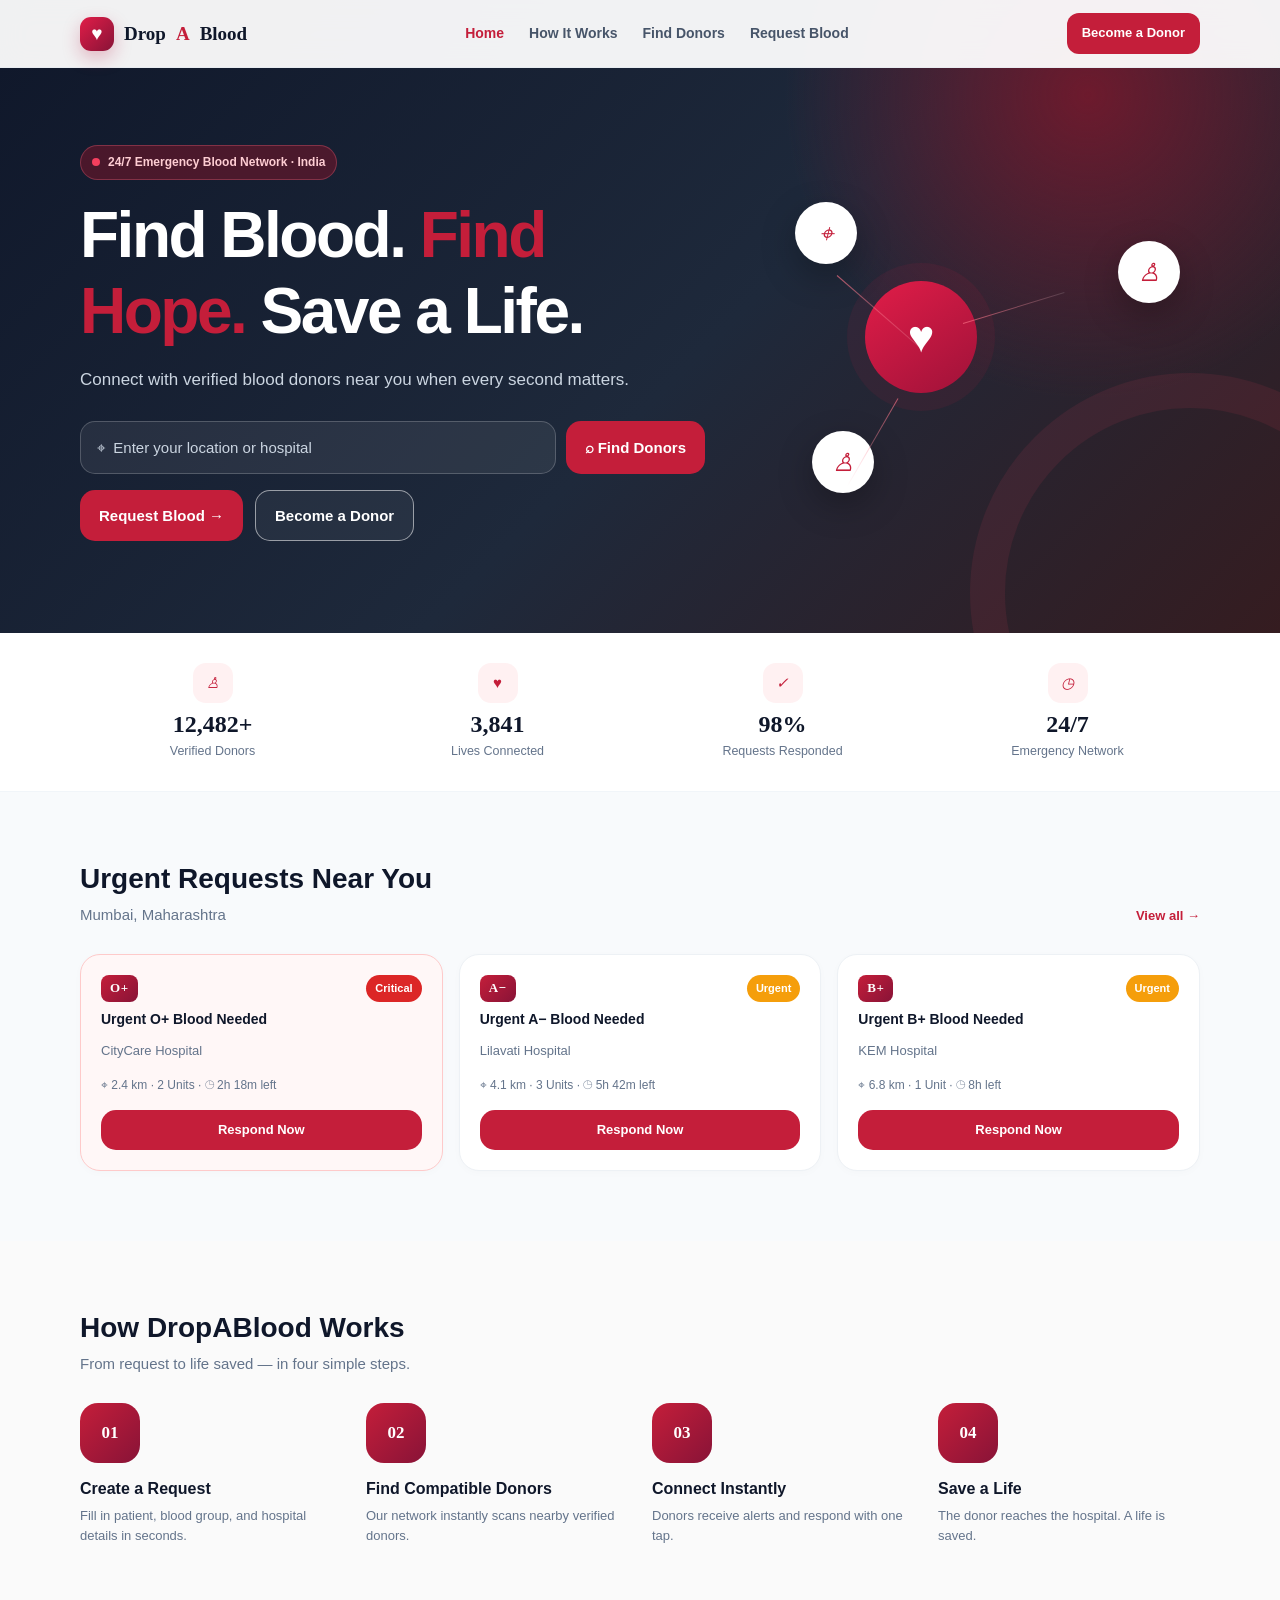
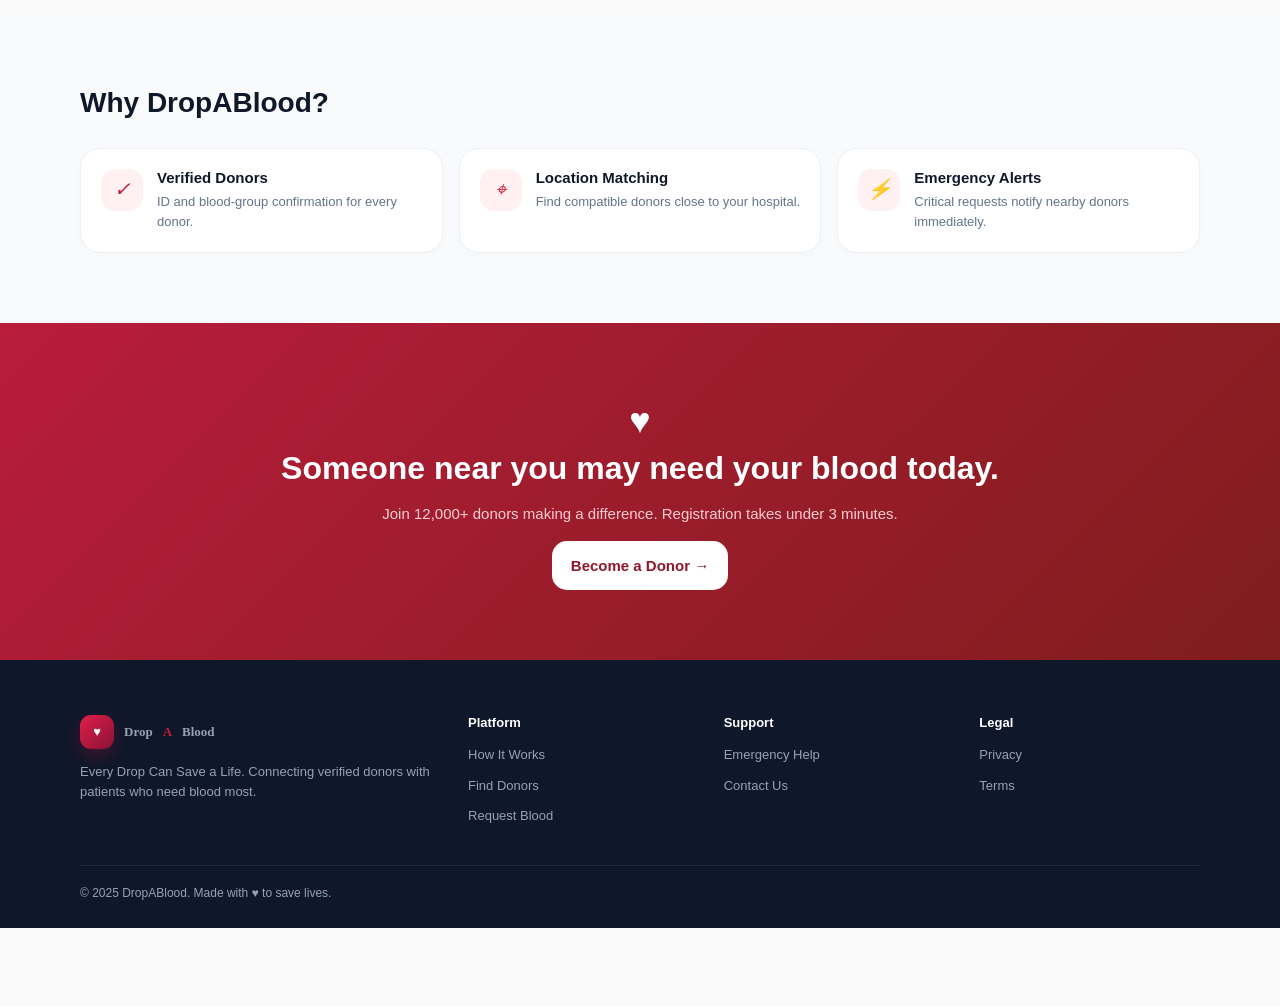
<file: Blood(Community)/index.html>
<!doctype html>
<html lang="en">
  <head>
    <meta charset="utf-8">
    <meta name="viewport" content="width=device-width,initial-scale=1">
    <meta name="theme-color" content="#c41e3a">
    <link rel="icon" href="data:image/svg+xml,%3Csvg xmlns='http://www.w3.org/2000/svg' viewBox='0 0 64 64'%3E%3Cpath fill='%23c41e3a' d='M32 4C24 18 10 31 10 43a22 22 0 1044 0C54 31 40 18 32 4z'/%3E%3C/svg%3E">
    <link rel="stylesheet" href="styles.css">
    <title>
      DropABlood — Every Drop Can Save a Life
    </title>
  </head>
  <body class="bottom-space">
    <!-- Shared desktop navigation. -->
    <header class="topbar">
      <nav class="container nav">
        <a class="logo" href="index.html">
          <b class="logo-mark">
          </b>
          Drop
          <span class="red">
            A
          </span>
          Blood
        </a>
        <div class="nav-links">
          <a class="active" href="index.html">
            Home
          </a>
          <a href="about.html">
            How It Works
          </a>
          <a href="search.html">
            Find Donors
          </a>
          <a href="request.html">
            Request Blood
          </a>
        </div>
        <a class="nav-action" href="register.html">
          Become a Donor
        </a>
      </nav>
    </header>
    <main>
      <!-- The first section helps visitors find donors or start a request. -->
      <section class="hero">
        <div class="container hero-grid">
          <div>
            <span class="eyebrow dark">
              <i class="dot">
              </i>
              24/7 Emergency Blood Network · India
            </span>
            <h1>
              Find Blood.
              <span class="red">
                Find Hope.
              </span>
              Save a Life.
            </h1>
            <p>
              Connect with verified blood donors near you when every second matters.
            </p>
            <form class="hero-search" action="search.html">
              <input aria-label="Location" placeholder="⌖  Enter your location or hospital">
              <button class="btn btn-primary">
                ⌕ Find Donors
              </button>
            </form>
            <div class="hero-actions">
              <a class="btn btn-primary" href="request.html">
                Request Blood →
              </a>
              <a class="btn btn-ghost" href="register.html">
                Become a Donor
              </a>
            </div>
          </div>
          <div class="network" aria-label="Blood request network">
            <i class="core">
              ♥
            </i>
            <i class="node">
              ⌖
            </i>
            <i class="node">
              ♙
            </i>
            <i class="node">
              ♙
            </i>
            <b class="line">
            </b>
            <b class="line">
            </b>
            <b class="line">
            </b>
          </div>
        </div>
      </section>
      <!-- Community impact statistics. -->
      <section class="stats">
        <div class="container stat-grid">
          <div class="stat">
            <i class="stat-icon">
              ♙
            </i>
            <strong>
              12,482+
            </strong>
            <small>
              Verified Donors
            </small>
          </div>
          <div class="stat">
            <i class="stat-icon">
              ♥
            </i>
            <strong>
              3,841
            </strong>
            <small>
              Lives Connected
            </small>
          </div>
          <div class="stat">
            <i class="stat-icon">
              ✓
            </i>
            <strong>
              98%
            </strong>
            <small>
              Requests Responded
            </small>
          </div>
          <div class="stat">
            <i class="stat-icon">
              ◷
            </i>
            <strong>
              24/7
            </strong>
            <small>
              Emergency Network
            </small>
          </div>
        </div>
      </section>
      <!-- Current requests are shown before the explanatory content. -->
      <section class="block offwhite">
        <div class="container">
          <div class="section-head">
            <div>
              <h2>
                Urgent Requests Near You
              </h2>
              <p>
                Mumbai, Maharashtra
              </p>
            </div>
            <a class="text-link" href="search.html">
              View all →
            </a>
          </div>
          <div class="request-grid">
            <article class="card request-card critical">
              <div class="request-top">
                <span class="blood">
                  O+
                </span>
                <span class="tag critical">
                  Critical
                </span>
              </div>
              <h3>
                Urgent O+ Blood Needed
              </h3>
              <p class="muted">
                CityCare Hospital
              </p>
              <p class="metadata">
                ⌖ 2.4 km · 2 Units · ◷ 2h 18m left
              </p>
              <a class="btn btn-primary" href="emergency.html">
                Respond Now
              </a>
            </article>
            <article class="card request-card">
              <div class="request-top">
                <span class="blood">
                  A−
                </span>
                <span class="tag urgent">
                  Urgent
                </span>
              </div>
              <h3>
                Urgent A− Blood Needed
              </h3>
              <p class="muted">
                Lilavati Hospital
              </p>
              <p class="metadata">
                ⌖ 4.1 km · 3 Units · ◷ 5h 42m left
              </p>
              <a class="btn btn-primary" href="emergency.html">
                Respond Now
              </a>
            </article>
            <article class="card request-card">
              <div class="request-top">
                <span class="blood">
                  B+
                </span>
                <span class="tag urgent">
                  Urgent
                </span>
              </div>
              <h3>
                Urgent B+ Blood Needed
              </h3>
              <p class="muted">
                KEM Hospital
              </p>
              <p class="metadata">
                ⌖ 6.8 km · 1 Unit · ◷ 8h left
              </p>
              <a class="btn btn-primary" href="emergency.html">
                Respond Now
              </a>
            </article>
          </div>
        </div>
      </section>
      <section class="block">
        <div class="container">
          <div class="section-head">
            <div>
              <h2>
                How DropABlood Works
              </h2>
              <p>
                From request to life saved — in four simple steps.
              </p>
            </div>
          </div>
          <div class="steps">
            <div class="step">
              <i class="step-num">
                01
              </i>
              <h3>
                Create a Request
              </h3>
              <p>
                Fill in patient, blood group, and hospital details in seconds.
              </p>
            </div>
            <div class="step">
              <i class="step-num">
                02
              </i>
              <h3>
                Find Compatible Donors
              </h3>
              <p>
                Our network instantly scans nearby verified donors.
              </p>
            </div>
            <div class="step">
              <i class="step-num">
                03
              </i>
              <h3>
                Connect Instantly
              </h3>
              <p>
                Donors receive alerts and respond with one tap.
              </p>
            </div>
            <div class="step">
              <i class="step-num">
                04
              </i>
              <h3>
                Save a Life
              </h3>
              <p>
                The donor reaches the hospital. A life is saved.
              </p>
            </div>
          </div>
        </div>
      </section>
      <section class="block offwhite">
        <div class="container">
          <div class="section-head">
            <h2>
              Why DropABlood?
            </h2>
          </div>
          <div class="three-grid">
            <article class="card feature">
              <i class="feature-icon">
                ✓
              </i>
              <div>
                <h3>
                  Verified Donors
                </h3>
                <p>
                  ID and blood-group confirmation for every donor.
                </p>
              </div>
            </article>
            <article class="card feature">
              <i class="feature-icon">
                ⌖
              </i>
              <div>
                <h3>
                  Location Matching
                </h3>
                <p>
                  Find compatible donors close to your hospital.
                </p>
              </div>
            </article>
            <article class="card feature">
              <i class="feature-icon">
                ⚡
              </i>
              <div>
                <h3>
                  Emergency Alerts
                </h3>
                <p>
                  Critical requests notify nearby donors immediately.
                </p>
              </div>
            </article>
          </div>
        </div>
      </section>
      <section class="cta">
        <div class="container">
          <div style="font-size:36px">
            ♥
          </div>
          <h2>
            Someone near you may need your blood today.
          </h2>
          <p>
            Join 12,000+ donors making a difference. Registration takes under 3 minutes.
          </p>
          <a class="btn btn-light" href="register.html">
            Become a Donor →
          </a>
        </div>
      </section>
    </main>
    <!-- Site-wide links and mission statement. -->
    <footer class="footer">
      <div class="container">
        <div class="footer-grid">
          <div>
            <a class="logo" href="index.html">
              <b class="logo-mark">
              </b>
              Drop
              <span class="red">
                A
              </span>
              Blood
            </a>
            <p>
              Every Drop Can Save a Life. Connecting verified donors with patients who need blood most.
            </p>
          </div>
          <div>
            <h4>
              Platform
            </h4>
            <ul>
              <li>
                <a href="about.html">
                  How It Works
                </a>
              </li>
              <li>
                <a href="search.html">
                  Find Donors
                </a>
              </li>
              <li>
                <a href="request.html">
                  Request Blood
                </a>
              </li>
            </ul>
          </div>
          <div>
            <h4>
              Support
            </h4>
            <ul>
              <li>
                <a href="emergency.html">
                  Emergency Help
                </a>
              </li>
              <li>
                <a href="about.html">
                  Contact Us
                </a>
              </li>
            </ul>
          </div>
          <div>
            <h4>
              Legal
            </h4>
            <ul>
              <li>
                <a href="profile.html">
                  Privacy
                </a>
              </li>
              <li>
                <a href="about.html">
                  Terms
                </a>
              </li>
            </ul>
          </div>
        </div>
        <div class="footer-bottom">
          © 2025 DropABlood. Made with ♥ to save lives.
        </div>
      </div>
    </footer>
    <nav class="mobile-nav">
      <a href="index.html">
        <i>
          ⌂
        </i>
        Home
      </a>
      <a href="request.html">
        <i>
          ♥
        </i>
        Request
      </a>
      <a href="search.html">
        <i>
          ⌕
        </i>
        Search
      </a>
      <a href="notifications.html">
        <i>
          ♧
        </i>
        Alerts
      </a>
      <a href="profile.html">
        <i>
          ♙
        </i>
        Profile
      </a>
    </nav>
  </body>
</html>
</file>
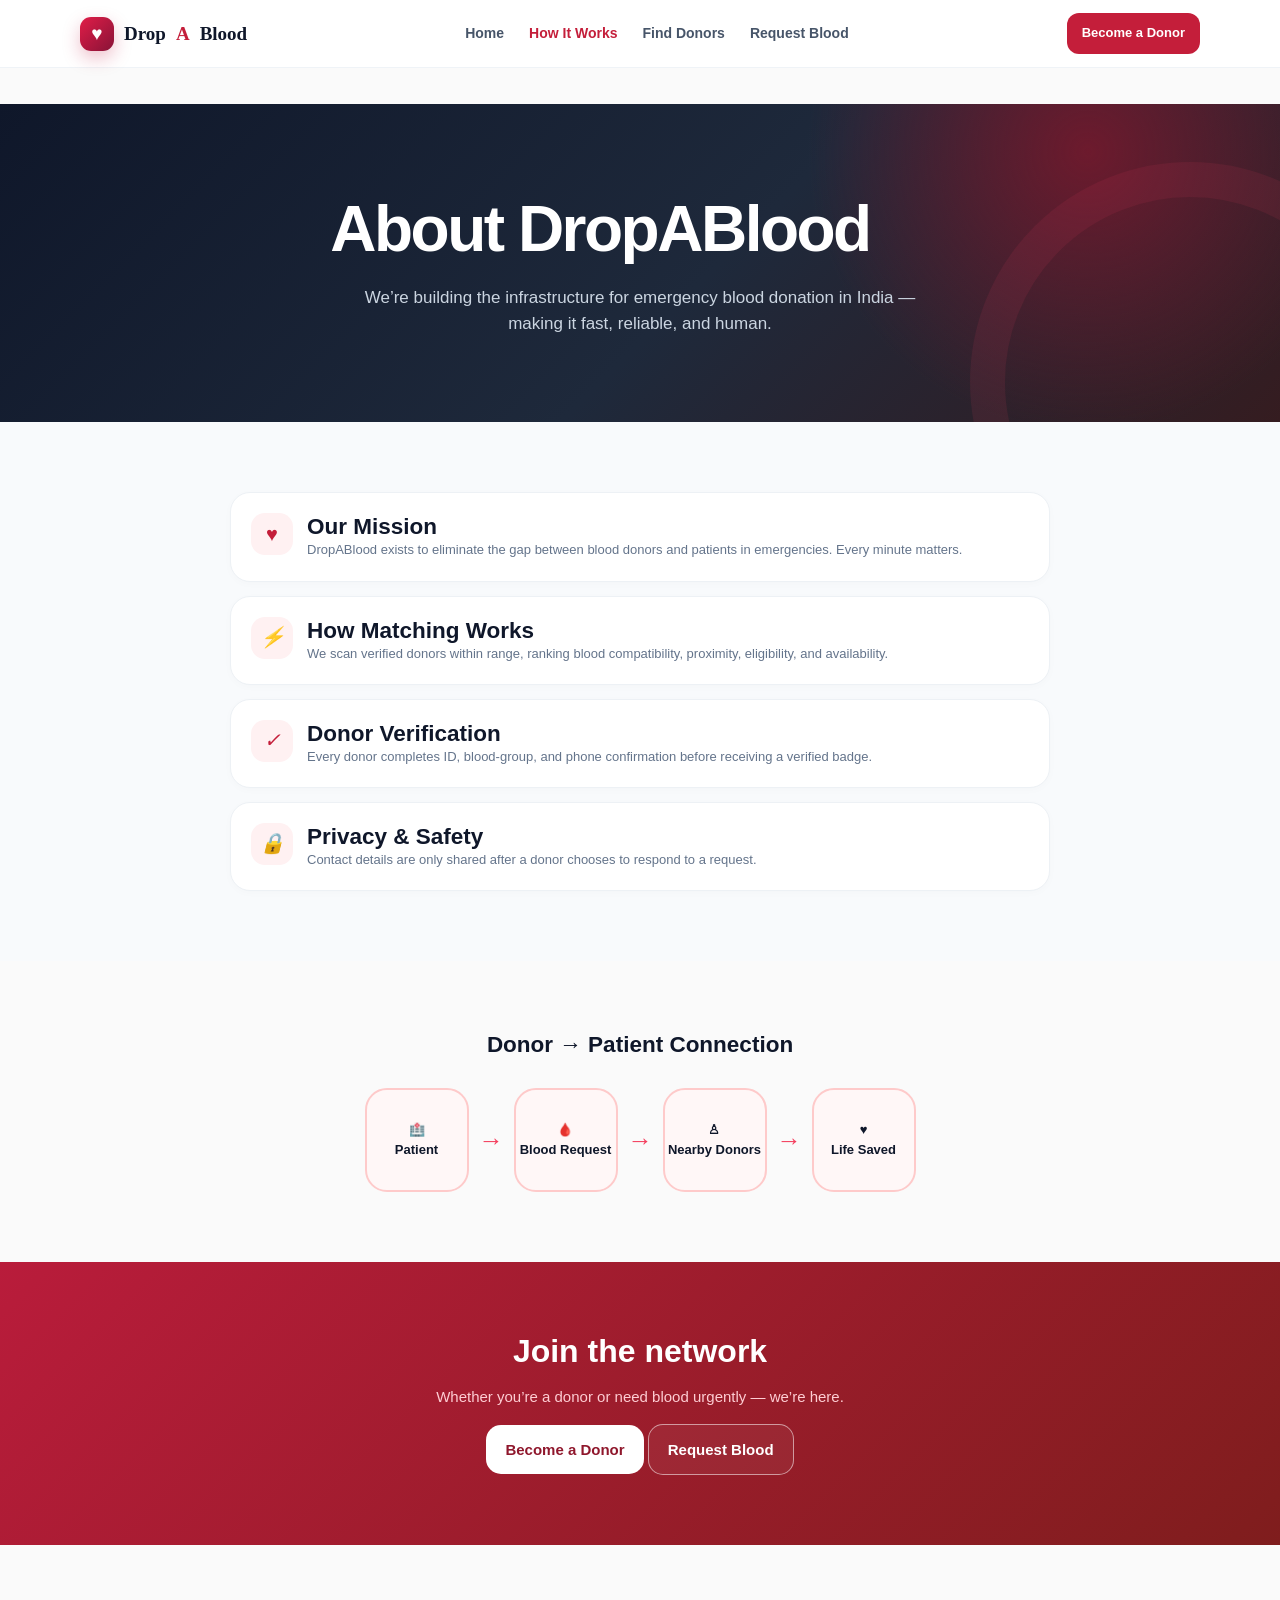
<file: Blood(Community)/about.html>
<!doctype html>
<html lang="en">
  <head>
    <meta charset="utf-8">
    <meta name="viewport" content="width=device-width,initial-scale=1">
    <link rel="stylesheet" href="styles.css">
    <title>
      About DropABlood
    </title>
  </head>
  <body class="bottom-space">
    <header class="topbar">
      <nav class="container nav">
        <a class="logo" href="index.html">
          <b class="logo-mark">
          </b>
          Drop
          <span class="red">
            A
          </span>
          Blood
        </a>
        <div class="nav-links">
          <a href="index.html">
            Home
          </a>
          <a class="active" href="about.html">
            How It Works
          </a>
          <a href="search.html">
            Find Donors
          </a>
          <a href="request.html">
            Request Blood
          </a>
        </div>
        <a class="nav-action" href="register.html">
          Become a Donor
        </a>
      </nav>
    </header>
    <main class="page">
      <section class="hero" style="padding:70px 0">
        <div class="container" style="text-align:center;max-width:800px">
          <h1>
            About DropABlood
          </h1>
          <p style="margin:15px auto">
            We’re building the infrastructure for emergency blood donation in India — making it fast, reliable, and human.
          </p>
        </div>
      </section>
      <section class="block offwhite">
        <div class="container" style="max-width:820px">
          <article class="card feature">
            <i class="feature-icon">
              ♥
            </i>
            <div>
              <h2>
                Our Mission
              </h2>
              <p>
                DropABlood exists to eliminate the gap between blood donors and patients in emergencies. Every minute matters.
              </p>
            </div>
          </article>
          <article class="card feature" style="margin-top:14px">
            <i class="feature-icon">
              ⚡
            </i>
            <div>
              <h2>
                How Matching Works
              </h2>
              <p>
                We scan verified donors within range, ranking blood compatibility, proximity, eligibility, and availability.
              </p>
            </div>
          </article>
          <article class="card feature" style="margin-top:14px">
            <i class="feature-icon">
              ✓
            </i>
            <div>
              <h2>
                Donor Verification
              </h2>
              <p>
                Every donor completes ID, blood-group, and phone confirmation before receiving a verified badge.
              </p>
            </div>
          </article>
          <article class="card feature" style="margin-top:14px">
            <i class="feature-icon">
              🔒
            </i>
            <div>
              <h2>
                Privacy & Safety
              </h2>
              <p>
                Contact details are only shared after a donor chooses to respond to a request.
              </p>
            </div>
          </article>
        </div>
      </section>
      <section class="block">
        <div class="container" style="text-align:center">
          <h2>
            Donor → Patient Connection
          </h2>
          <div class="connection" style="margin-top:30px">
            <div>
              🏥
              <br>
              Patient
            </div>
            <b class="arrow">
              →
            </b>
            <div>
              🩸
              <br>
              Blood Request
            </div>
            <b class="arrow">
              →
            </b>
            <div>
              ♙
              <br>
              Nearby Donors
            </div>
            <b class="arrow">
              →
            </b>
            <div>
              ♥
              <br>
              Life Saved
            </div>
          </div>
        </div>
      </section>
      <section class="cta">
        <div class="container">
          <h2>
            Join the network
          </h2>
          <p>
            Whether you’re a donor or need blood urgently — we’re here.
          </p>
          <a class="btn btn-light" href="register.html">
            Become a Donor
          </a>
          <a class="btn btn-ghost" href="request.html">
            Request Blood
          </a>
        </div>
      </section>
    </main>
    <nav class="mobile-nav">
      <a href="index.html">
        <i>
          ⌂
        </i>
        Home
      </a>
      <a href="request.html">
        <i>
          ♥
        </i>
        Request
      </a>
      <a href="search.html">
        <i>
          ⌕
        </i>
        Search
      </a>
      <a href="notifications.html">
        <i>
          ♧
        </i>
        Alerts
      </a>
      <a href="profile.html">
        <i>
          ♙
        </i>
        Profile
      </a>
    </nav>
  </body>
 </html>
</file>
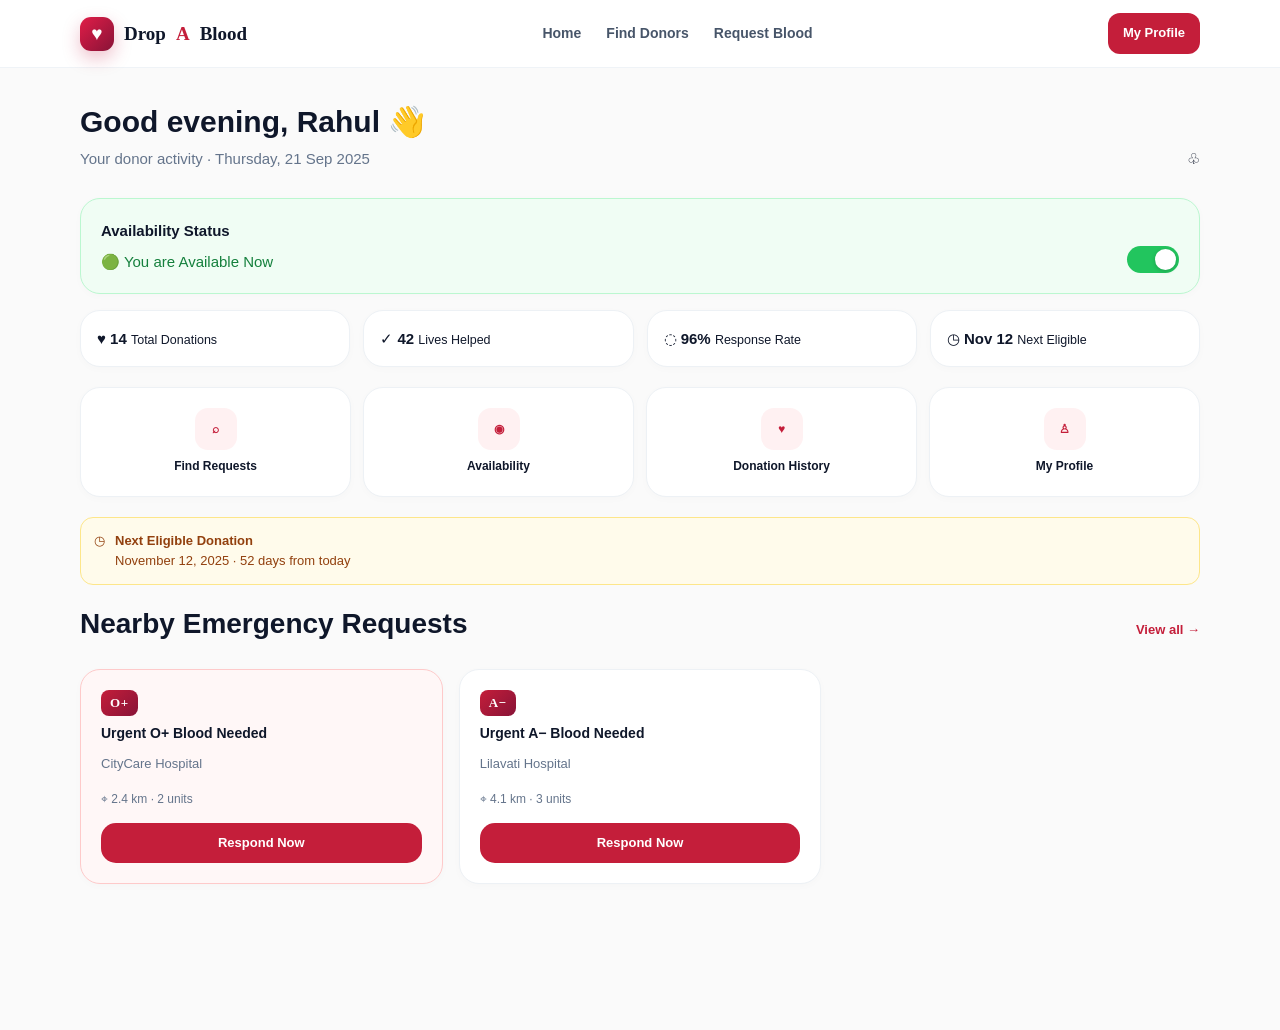
<file: Blood(Community)/donor-dashboard.html>
<!doctype html>
<html lang="en">
  <head>
    <meta charset="utf-8">
    <meta name="viewport" content="width=device-width,initial-scale=1">
    <link rel="stylesheet" href="styles.css">
    <title>
      Donor Dashboard — DropABlood
    </title>
  </head>
  <body class="bottom-space">
    <header class="topbar">
      <nav class="container nav">
        <a class="logo" href="index.html">
          <b class="logo-mark">
          </b>
          Drop
          <span class="red">
            A
          </span>
          Blood
        </a>
        <div class="nav-links">
          <a href="index.html">
            Home
          </a>
          <a href="search.html">
            Find Donors
          </a>
          <a href="request.html">
            Request Blood
          </a>
        </div>
        <a class="nav-action" href="profile.html">
          My Profile
        </a>
      </nav>
    </header>
    <main class="page">
      <div class="container">
        <div class="section-head">
          <div>
            <h1>
              Good evening, Rahul 👋
            </h1>
            <p>
              Your donor activity · Thursday, 21 Sep 2025
            </p>
          </div>
          <a href="notifications.html">
            ♧
          </a>
        </div>
        <section class="card" style="border-color:#bbf7d0;background:#f0fdf4;margin-bottom:16px">
          <div class="section-head" style="margin:0">
            <div>
              <b>
                Availability Status
              </b>
              <p style="color:#15803d">
                🟢 You are Available Now
              </p>
            </div>
            <label class="switch" aria-label="Availability toggle">
              <input checked type="checkbox">
            </label>
          </div>
        </section>
        <div class="dash-grid">
          <div class="card dash-stat">
            ♥
            <strong>
              14
            </strong>
            <small>
              Total Donations
            </small>
          </div>
          <div class="card dash-stat">
            ✓
            <strong>
              42
            </strong>
            <small>
              Lives Helped
            </small>
          </div>
          <div class="card dash-stat">
            ◌
            <strong>
              96%
            </strong>
            <small>
              Response Rate
            </small>
          </div>
          <div class="card dash-stat">
            ◷
            <strong>
              Nov 12
            </strong>
            <small>
              Next Eligible
            </small>
          </div>
        </div>
        <section class="quick" style="margin:20px 0">
          <a class="card" href="search.html">
            <i>
              ⌕
            </i>
            Find Requests
          </a>
          <a class="card" href="profile.html">
            <i>
              ◉
            </i>
            Availability
          </a>
          <a class="card" href="donor-profile.html">
            <i>
              ♥
            </i>
            Donation History
          </a>
          <a class="card" href="profile.html">
            <i>
              ♙
            </i>
            My Profile
          </a>
        </section>
        <section class="notice" style="background:#fffbeb;border-color:#fde68a;color:#92400e;margin-bottom:22px">
          ◷
          <span>
            <b>
              Next Eligible Donation
            </b>
            <br>
            November 12, 2025 · 52 days from today
          </span>
        </section>
        <div class="section-head">
          <h2>
            Nearby Emergency Requests
          </h2>
          <a class="text-link" href="search.html">
            View all →
          </a>
        </div>
        <div class="request-grid">
          <article class="card request-card critical">
            <span class="blood">
              O+
            </span>
            <h3>
              Urgent O+ Blood Needed
            </h3>
            <p class="muted">
              CityCare Hospital
            </p>
            <p class="metadata">
              ⌖ 2.4 km · 2 units
            </p>
            <a class="btn btn-primary" href="emergency.html">
              Respond Now
            </a>
          </article>
          <article class="card request-card">
            <span class="blood">
              A−
            </span>
            <h3>
              Urgent A− Blood Needed
            </h3>
            <p class="muted">
              Lilavati Hospital
            </p>
            <p class="metadata">
              ⌖ 4.1 km · 3 units
            </p>
            <a class="btn btn-primary" href="emergency.html">
              Respond Now
            </a>
          </article>
        </div>
      </div>
    </main>
    <nav class="mobile-nav">
      <a href="index.html">
        <i>
          ⌂
        </i>
        Home
      </a>
      <a href="request.html">
        <i>
          ♥
        </i>
        Request
      </a>
      <a href="search.html">
        <i>
          ⌕
        </i>
        Search
      </a>
      <a href="notifications.html">
        <i>
          ♧
        </i>
        Alerts
      </a>
      <a href="profile.html">
        <i>
          ♙
        </i>
        Profile
      </a>
    </nav>
  </body>
</html>
</file>
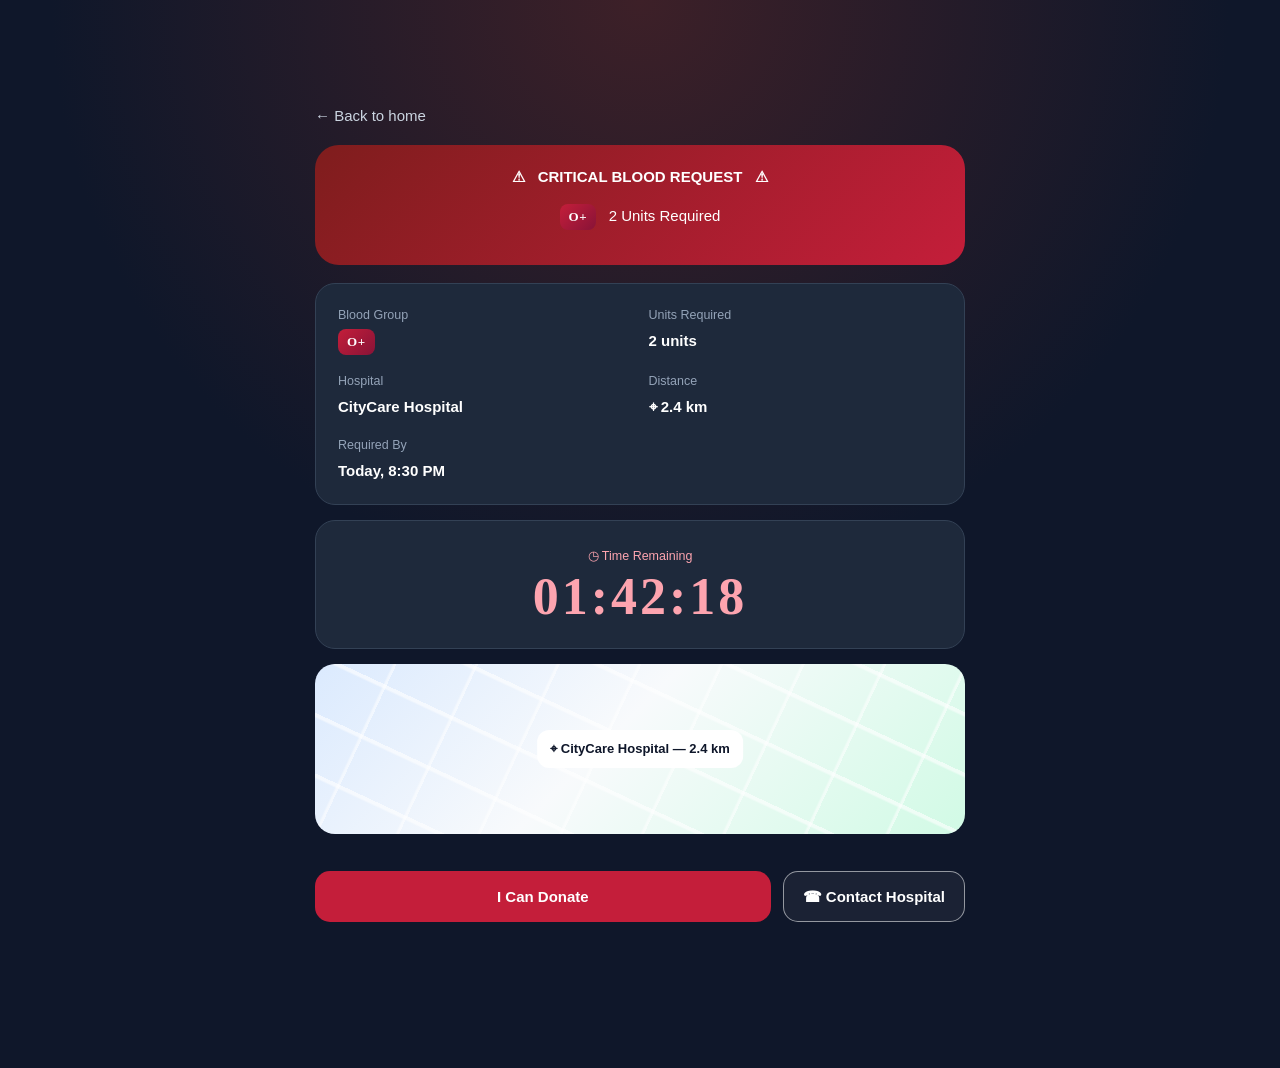
<file: Blood(Community)/emergency.html>
<!doctype html>
<html lang="en">
  <head>
    <meta charset="utf-8">
    <meta name="viewport" content="width=device-width,initial-scale=1">
    <link rel="stylesheet" href="styles.css">
    <title>
      Emergency Request — DropABlood
    </title>
  </head>
  <body class="dark-page bottom-space">
    <main class="page">
      <div class="container" style="max-width:650px">
        <a href="index.html" style="color:#cbd5e1">
          ← Back to home
        </a>
        <section class="emergency" style="margin:18px 0">
          <b>
            ⚠ &nbsp; CRITICAL BLOOD REQUEST &nbsp; ⚠
          </b>
          <p>
            <span class="blood">
              O+
            </span>
            &nbsp; 2 Units Required
          </p>
        </section>
        <section class="dark-card">
          <div class="detail-grid">
            <div>
              <small>
                Blood Group
              </small>
              <span class="blood">
                O+
              </span>
            </div>
            <div>
              <small>
                Units Required
              </small>
              <b>
                2 units
              </b>
            </div>
            <div>
              <small>
                Hospital
              </small>
              <b>
                CityCare Hospital
              </b>
            </div>
            <div>
              <small>
                Distance
              </small>
              <b>
                ⌖ 2.4 km
              </b>
            </div>
            <div>
              <small>
                Required By
              </small>
              <b>
                Today, 8:30 PM
              </b>
            </div>
          </div>
        </section>
        <section class="dark-card" style="text-align:center;margin-top:15px">
          <small style="color:#fda4af">
            ◷ Time Remaining
          </small>
          <div class="countdown">
            01:42:18
          </div>
        </section>
        <section class="map" style="min-height:170px;margin:15px 0">
          <span style="position:absolute;z-index:1;left:50%;top:50%;translate:-50% -50%;background:#fff;padding:9px 13px;border-radius:12px;font-size:13px;font-weight:800;color:#0f172a">
            ⌖ CityCare Hospital — 2.4 km
          </span>
        </section>
        <div class="form-actions">
          <a class="btn btn-primary" style="flex:1" href="#confirm">
            I Can Donate
          </a>
          <a class="btn btn-ghost" href="tel:+912212345678">
            ☎ Contact Hospital
          </a>
        </div>
      </div>
    </main>
    <section id="confirm" class="modal">
      <div class="card">
        <div style="font-size:38px;color:#f43f5e">
          ♥
        </div>
        <h2>
          Thank you for stepping forward.
        </h2>
        <p class="muted">
          Your response will be sent to the requester at CityCare Hospital.
        </p>
        <a class="btn btn-primary" style="width:100%;margin-top:15px" href="#thanks">
          Yes, I Can Donate
        </a>
        <a class="btn" href="#" style="margin-top:8px">
          Cancel
        </a>
      </div>
    </section>
    <section id="thanks" class="modal">
      <div class="card">
        <i class="success-icon">
          ✓
        </i>
        <h2>
          Response sent
        </h2>
        <p class="muted">
          The requester has been notified that you can donate.
        </p>
        <a class="btn btn-primary" href="donor-dashboard.html">
          Go to Dashboard
        </a>
      </div>
    </section>
    <nav class="mobile-nav">
      <a href="index.html">
        <i>
          ⌂
        </i>
        Home
      </a>
      <a href="request.html">
        <i>
          ♥
        </i>
        Request
      </a>
      <a href="search.html">
        <i>
          ⌕
        </i>
        Search
      </a>
      <a href="notifications.html">
        <i>
          ♧
        </i>
        Alerts
      </a>
      <a href="profile.html">
        <i>
          ♙
        </i>
        Profile
      </a>
    </nav>
  </body>
</html>
</file>
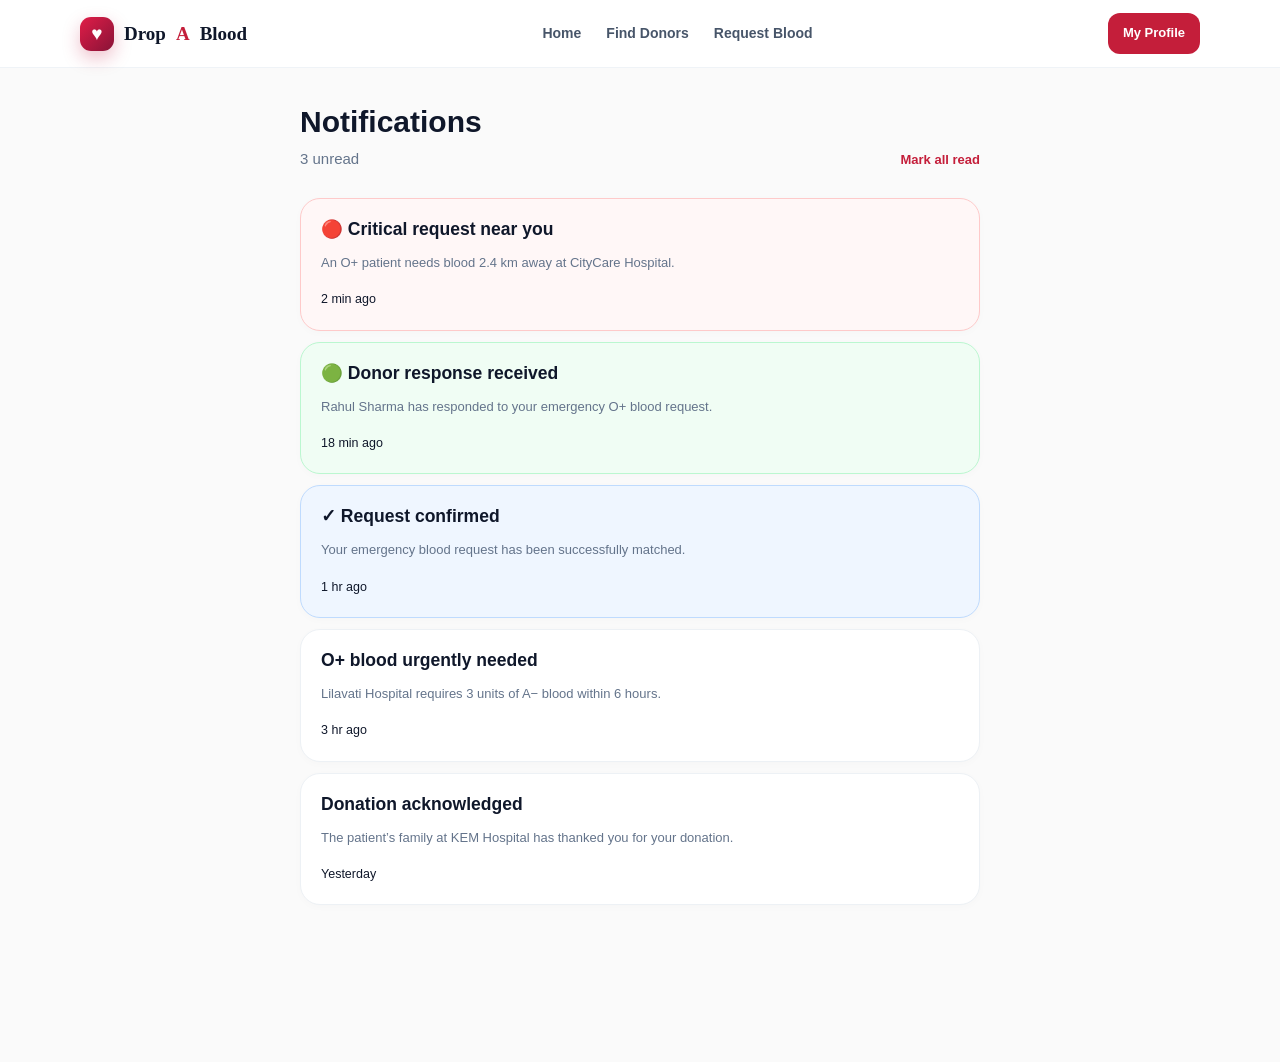
<file: Blood(Community)/notifications.html>
<!doctype html>
<html lang="en">
  <head>
    <meta charset="utf-8">
    <meta name="viewport" content="width=device-width,initial-scale=1">
    <link rel="stylesheet" href="styles.css">
    <title>
      Notifications — DropABlood
    </title>
  </head>
  <body class="bottom-space">
    <header class="topbar">
      <nav class="container nav">
        <a class="logo" href="index.html">
          <b class="logo-mark">
          </b>
          Drop
          <span class="red">
            A
          </span>
          Blood
        </a>
        <div class="nav-links">
          <a href="index.html">
            Home
          </a>
          <a href="search.html">
            Find Donors
          </a>
          <a href="request.html">
            Request Blood
          </a>
        </div>
        <a class="nav-action" href="profile.html">
          My Profile
        </a>
      </nav>
    </header>
    <main class="page">
      <div class="container" style="max-width:680px">
        <div class="section-head">
          <div>
            <h1>
              Notifications
            </h1>
            <p>
              3 unread
            </p>
          </div>
          <a class="text-link" href="#read">
            Mark all read
          </a>
        </div>
        <div id="read">
          <article class="card" style="border-color:#fecaca;background:#fff7f7;margin:11px 0">
            <h3>
              🔴 Critical request near you
            </h3>
            <p class="muted">
              An O+ patient needs blood 2.4 km away at CityCare Hospital.
            </p>
            <small>
              2 min ago
            </small>
          </article>
          <article class="card" style="border-color:#bbf7d0;background:#f0fdf4;margin:11px 0">
            <h3>
              🟢 Donor response received
            </h3>
            <p class="muted">
              Rahul Sharma has responded to your emergency O+ blood request.
            </p>
            <small>
              18 min ago
            </small>
          </article>
          <article class="card" style="border-color:#bfdbfe;background:#eff6ff;margin:11px 0">
            <h3>
              ✓ Request confirmed
            </h3>
            <p class="muted">
              Your emergency blood request has been successfully matched.
            </p>
            <small>
              1 hr ago
            </small>
          </article>
          <article class="card" style="margin:11px 0">
            <h3>
              O+ blood urgently needed
            </h3>
            <p class="muted">
              Lilavati Hospital requires 3 units of A− blood within 6 hours.
            </p>
            <small>
              3 hr ago
            </small>
          </article>
          <article class="card" style="margin:11px 0">
            <h3>
              Donation acknowledged
            </h3>
            <p class="muted">
              The patient’s family at KEM Hospital has thanked you for your donation.
            </p>
            <small>
              Yesterday
            </small>
          </article>
        </div>
      </div>
    </main>
    <nav class="mobile-nav">
      <a href="index.html">
        <i>
          ⌂
        </i>
        Home
      </a>
      <a href="request.html">
        <i>
          ♥
        </i>
        Request
      </a>
      <a href="search.html">
        <i>
          ⌕
        </i>
        Search
      </a>
      <a href="notifications.html">
        <i>
          ♧
        </i>
        Alerts
      </a>
      <a href="profile.html">
        <i>
          ♙
        </i>
        Profile
      </a>
    </nav>
  </body>
</html>
</file>
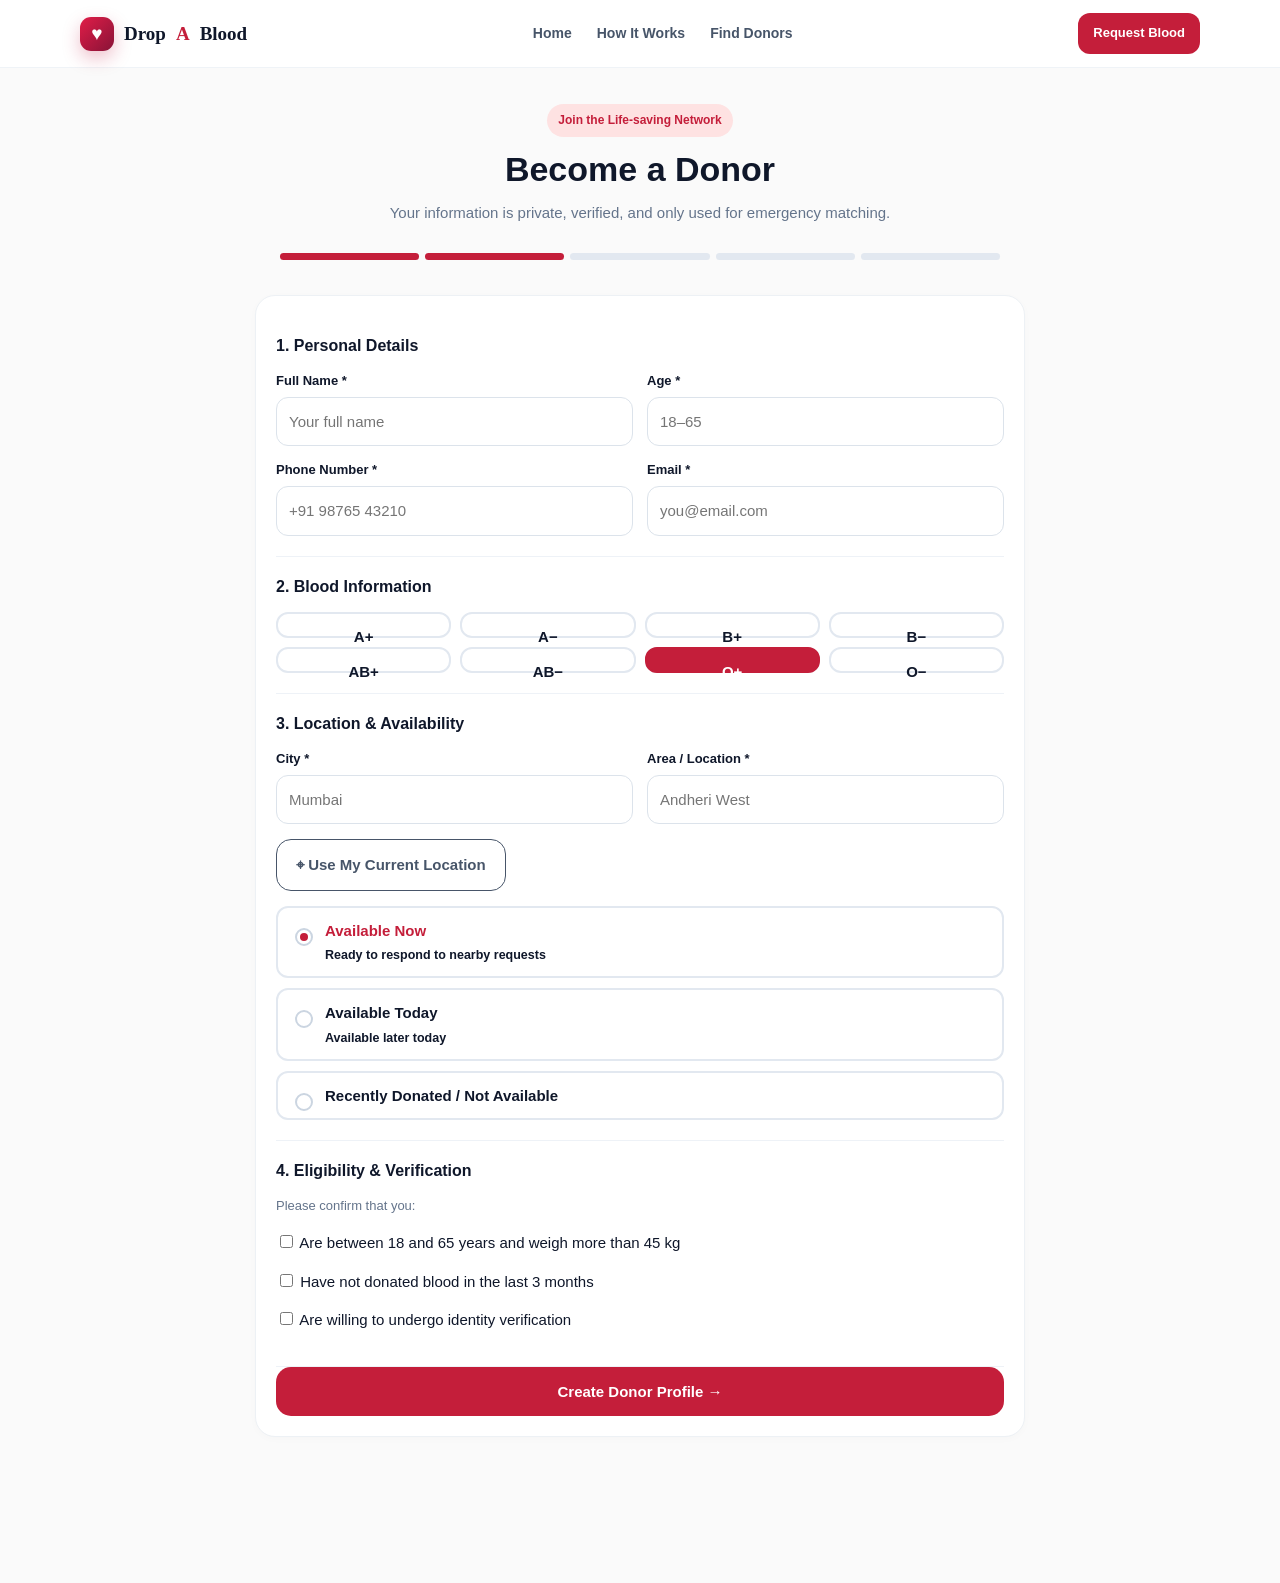
<file: Blood(Community)/register.html>
<!doctype html>
<html lang="en">
  <head>
    <meta charset="utf-8">
    <meta name="viewport" content="width=device-width,initial-scale=1">
    <link rel="stylesheet" href="styles.css">
    <title>
      Become a Donor — DropABlood
    </title>
  </head>
  <body class="bottom-space">
    <header class="topbar">
      <nav class="container nav">
        <a class="logo" href="index.html">
          <b class="logo-mark">
          </b>
          Drop
          <span class="red">
            A
          </span>
          Blood
        </a>
        <div class="nav-links">
          <a href="index.html">
            Home
          </a>
          <a href="about.html">
            How It Works
          </a>
          <a href="search.html">
            Find Donors
          </a>
        </div>
        <a class="nav-action" href="request.html">
          Request Blood
        </a>
      </nav>
    </header>
    <main class="page">
      <div class="container">
        <div class="title">
          <span class="eyebrow">
            Join the Life-saving Network
          </span>
          <h1>
            Become a Donor
          </h1>
          <p>
            Your information is private, verified, and only used for emergency matching.
          </p>
        </div>
        <div class="progress" aria-label="Registration progress">
          <span class="active">
          </span>
          <span class="active">
          </span>
          <span>
          </span>
          <span>
          </span>
          <span>
          </span>
        </div>
        <form class="card form-card" action="donor-dashboard.html">
          <div class="form-section">
            <h3>
              1. Personal Details
            </h3>
            <div class="fields">
              <div class="field">
                <label>
                  Full Name *
                </label>
                <input required placeholder="Your full name">
              </div>
              <div class="field">
                <label>
                  Age *
                </label>
                <input required type="number" min="18" placeholder="18–65">
              </div>
              <div class="field">
                <label>
                  Phone Number *
                </label>
                <input required type="tel" placeholder="+91 98765 43210">
              </div>
              <div class="field">
                <label>
                  Email *
                </label>
                <input required type="email" placeholder="you@email.com">
              </div>
            </div>
          </div>
          <div class="form-section">
            <h3>
              2. Blood Information
            </h3>
            <div class="group-choice">
              <label>
                <input type="radio" name="bg">
                <span>
                  A+
                </span>
              </label>
              <label>
                <input type="radio" name="bg">
                <span>
                  A−
                </span>
              </label>
              <label>
                <input type="radio" name="bg">
                <span>
                  B+
                </span>
              </label>
              <label>
                <input type="radio" name="bg">
                <span>
                  B−
                </span>
              </label>
              <label>
                <input type="radio" name="bg">
                <span>
                  AB+
                </span>
              </label>
              <label>
                <input type="radio" name="bg">
                <span>
                  AB−
                </span>
              </label>
              <label>
                <input checked type="radio" name="bg">
                <span>
                  O+
                </span>
              </label>
              <label>
                <input type="radio" name="bg">
                <span>
                  O−
                </span>
              </label>
            </div>
          </div>
          <div class="form-section">
            <h3>
              3. Location & Availability
            </h3>
            <div class="fields">
              <div class="field">
                <label>
                  City *
                </label>
                <input placeholder="Mumbai">
              </div>
              <div class="field">
                <label>
                  Area / Location *
                </label>
                <input placeholder="Andheri West">
              </div>
            </div>
            <p>
              <button type="button" class="btn btn-outline">
                ⌖ Use My Current Location
              </button>
            </p>
            <div class="urgency">
              <label>
                <input checked name="available" type="radio">
                <b>
                  Available Now
                </b>
                <br>
                <small>
                  Ready to respond to nearby requests
                </small>
              </label>
              <label>
                <input name="available" type="radio">
                <b>
                  Available Today
                </b>
                <br>
                <small>
                  Available later today
                </small>
              </label>
              <label>
                <input name="available" type="radio">
                <b>
                  Recently Donated / Not Available
                </b>
              </label>
            </div>
          </div>
          <div class="form-section">
            <h3>
              4. Eligibility & Verification
            </h3>
            <p class="muted">
              Please confirm that you:
            </p>
            <p>
              <label>
                <input required type="checkbox">
                Are between 18 and 65 years and weigh more than 45 kg
              </label>
            </p>
            <p>
              <label>
                <input required type="checkbox">
                Have not donated blood in the last 3 months
              </label>
            </p>
            <p>
              <label>
                <input required type="checkbox">
                Are willing to undergo identity verification
              </label>
            </p>
          </div>
          <button class="btn btn-primary" style="width:100%">
            Create Donor Profile →
          </button>
        </form>
      </div>
    </main>
    <nav class="mobile-nav">
      <a href="index.html">
        <i>
          ⌂
        </i>
        Home
      </a>
      <a href="request.html">
        <i>
          ♥
        </i>
        Request
      </a>
      <a href="search.html">
        <i>
          ⌕
        </i>
        Search
      </a>
      <a href="notifications.html">
        <i>
          ♧
        </i>
        Alerts
      </a>
      <a href="profile.html">
        <i>
          ♙
        </i>
        Profile
      </a>
    </nav>
  </body>
</html>
</file>
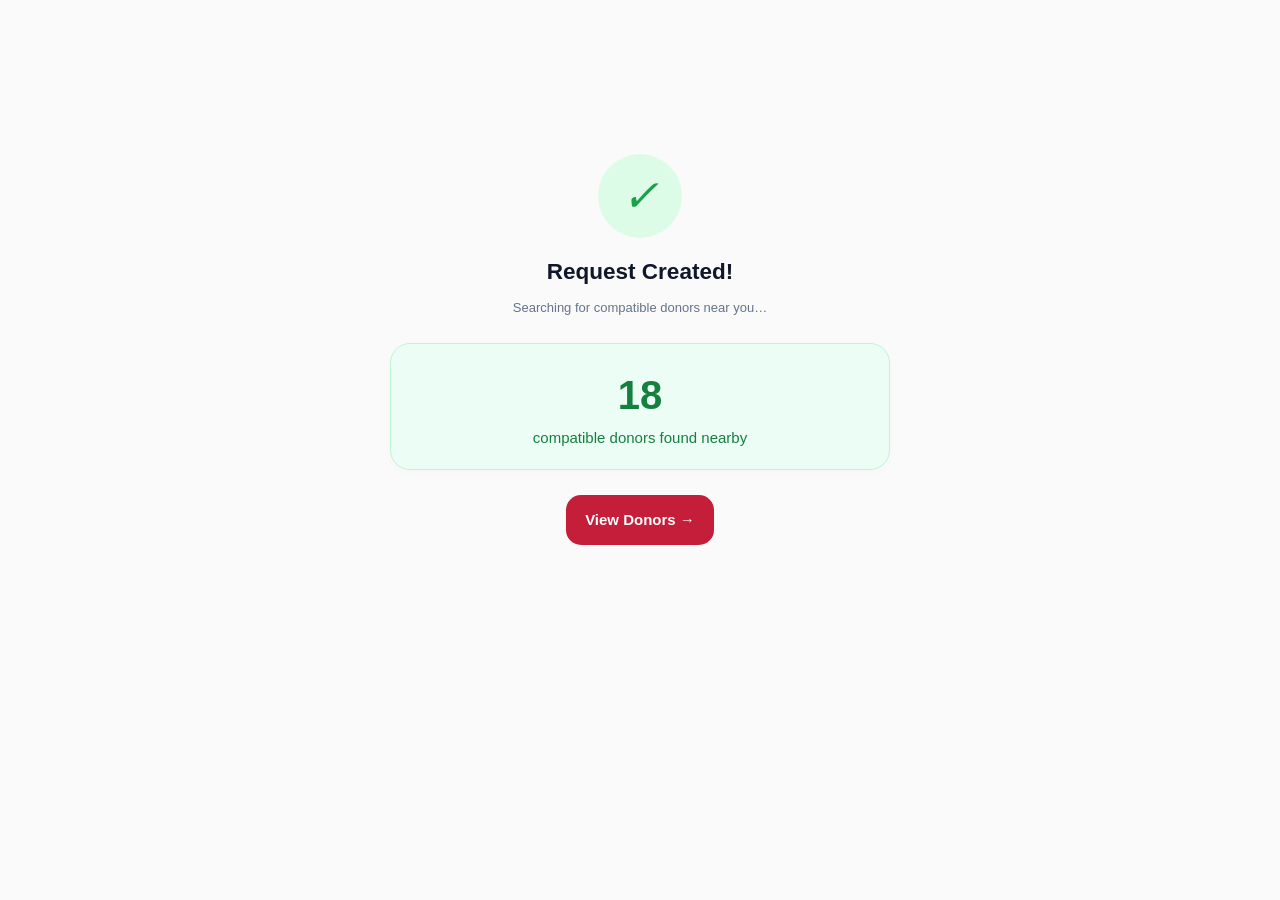
<file: Blood(Community)/request-created.html>
<!doctype html>
<html lang="en">
  <head>
    <meta charset="utf-8">
    <meta name="viewport" content="width=device-width,initial-scale=1">
    <link rel="stylesheet" href="styles.css">
    <title>
      Request Created — DropABlood
    </title>
  </head>
  <body>
    <main class="page">
      <section class="success">
        <i class="success-icon">
          ✓
        </i>
        <h1>
          Request Created!
        </h1>
        <p class="muted">
          Searching for compatible donors near you…
        </p>
        <div class="card" style="margin:25px 0;background:#ecfdf5;border-color:#bbf7d0">
          <strong style="font-size:40px;color:#15803d">
            18
          </strong>
          <br>
          <span style="color:#15803d">
            compatible donors found nearby
          </span>
        </div>
        <a class="btn btn-primary" href="search.html">
          View Donors →
        </a>
      </section>
    </main>
  </body>
</html>
</file>
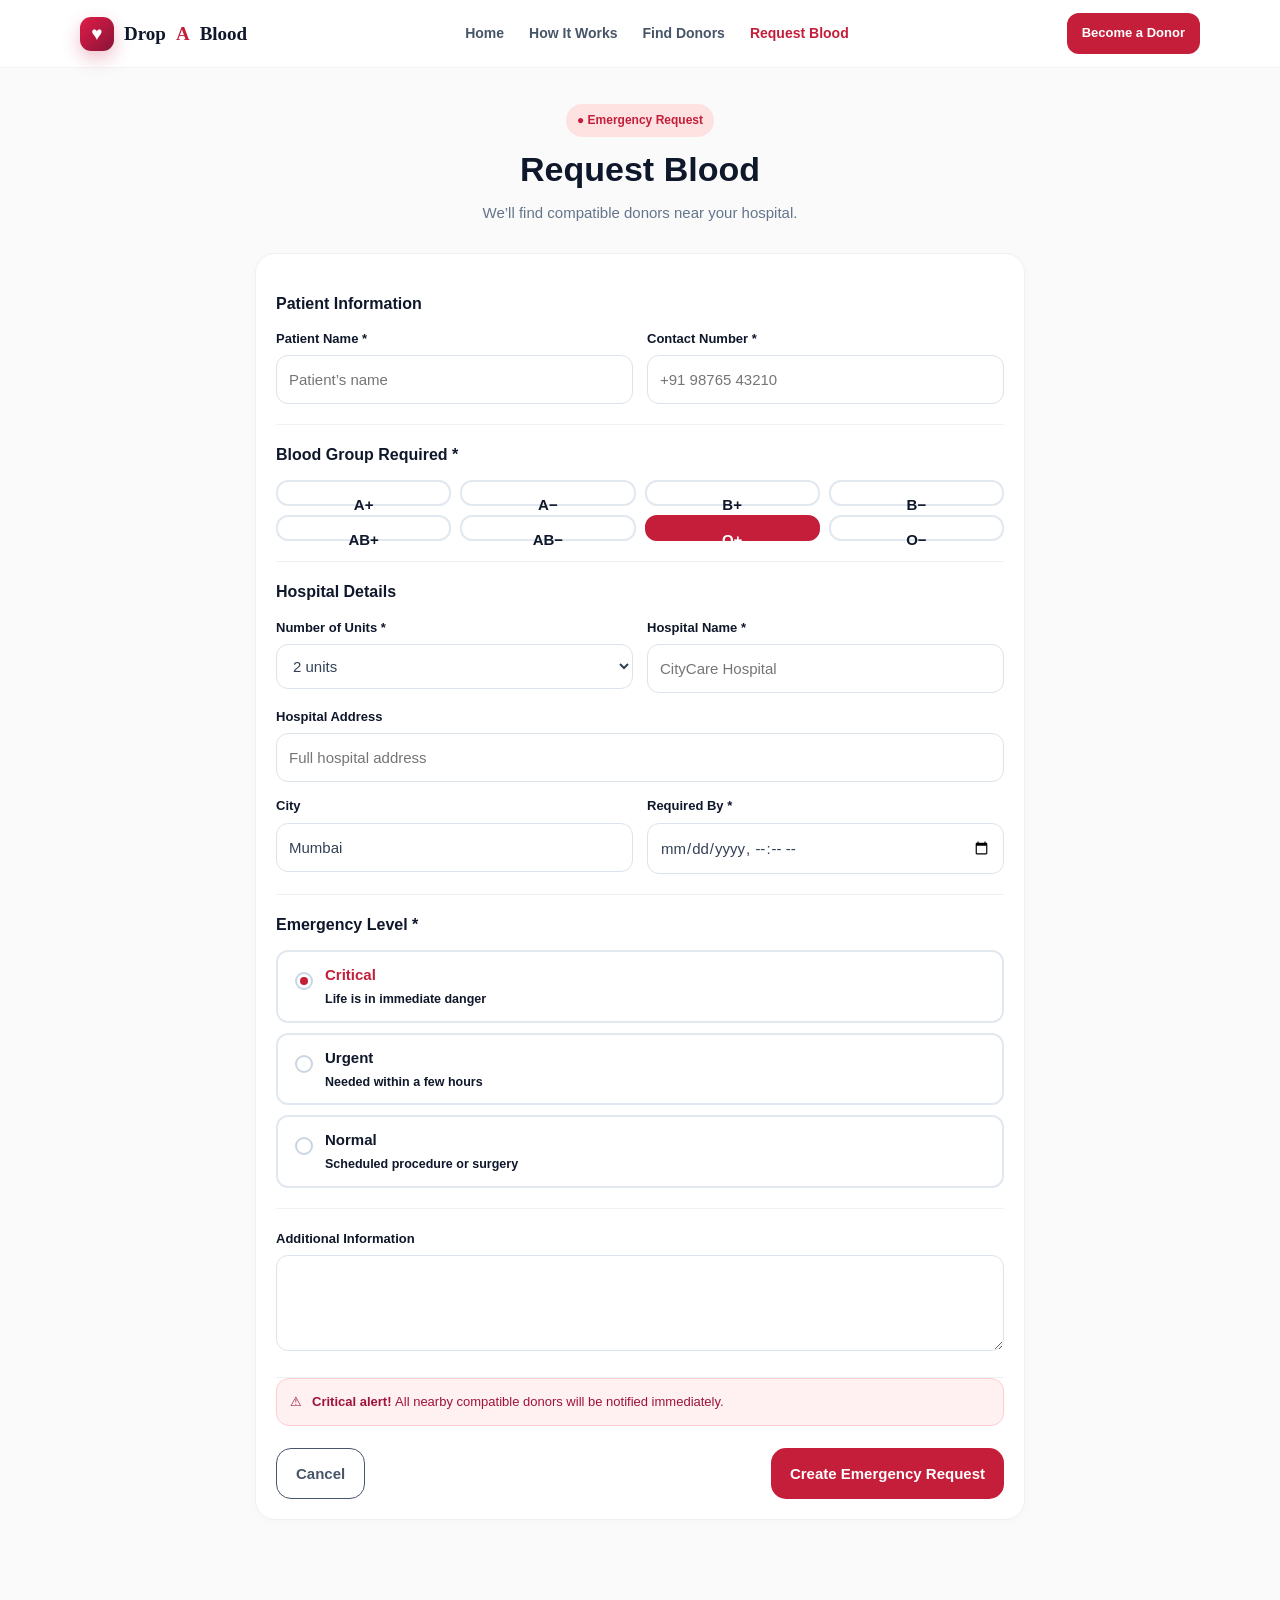
<file: Blood(Community)/request.html>
<!doctype html>
<html lang="en">
  <head>
    <meta charset="utf-8">
    <meta name="viewport" content="width=device-width,initial-scale=1">
    <link rel="stylesheet" href="styles.css">
    <title>
      Request Blood — DropABlood
    </title>
  </head>
  <body class="bottom-space">
    <header class="topbar">
      <nav class="container nav">
        <a class="logo" href="index.html">
          <b class="logo-mark">
          </b>
          Drop
          <span class="red">
            A
          </span>
          Blood
        </a>
        <div class="nav-links">
          <a href="index.html">
            Home
          </a>
          <a href="about.html">
            How It Works
          </a>
          <a href="search.html">
            Find Donors
          </a>
          <a class="active" href="request.html">
            Request Blood
          </a>
        </div>
        <a class="nav-action" href="register.html">
          Become a Donor
        </a>
      </nav>
    </header>
    <main class="page">
      <div class="container">
        <div class="title">
          <span class="eyebrow">
            ● Emergency Request
          </span>
          <h1>
            Request Blood
          </h1>
          <p>
            We’ll find compatible donors near your hospital.
          </p>
        </div>
        <form class="card form-card" action="request-created.html">
          <div class="form-section">
            <h3>
              Patient Information
            </h3>
            <div class="fields">
              <div class="field">
                <label>
                  Patient Name *
                </label>
                <input required placeholder="Patient’s name">
              </div>
              <div class="field">
                <label>
                  Contact Number *
                </label>
                <input required type="tel" placeholder="+91 98765 43210">
              </div>
            </div>
          </div>
          <div class="form-section">
            <h3>
              Blood Group Required *
            </h3>
            <div class="group-choice">
              <label>
                <input type="radio" name="blood">
                <span>
                  A+
                </span>
              </label>
              <label>
                <input type="radio" name="blood">
                <span>
                  A−
                </span>
              </label>
              <label>
                <input type="radio" name="blood">
                <span>
                  B+
                </span>
              </label>
              <label>
                <input type="radio" name="blood">
                <span>
                  B−
                </span>
              </label>
              <label>
                <input type="radio" name="blood">
                <span>
                  AB+
                </span>
              </label>
              <label>
                <input type="radio" name="blood">
                <span>
                  AB−
                </span>
              </label>
              <label>
                <input checked type="radio" name="blood">
                <span>
                  O+
                </span>
              </label>
              <label>
                <input type="radio" name="blood">
                <span>
                  O−
                </span>
              </label>
            </div>
          </div>
          <div class="form-section">
            <h3>
              Hospital Details
            </h3>
            <div class="fields">
              <div class="field">
                <label>
                  Number of Units *
                </label>
                <select>
                  <option>
                    2 units
                  </option>
                  <option>
                    1 unit
                  </option>
                  <option>
                    3 units
                  </option>
                </select>
              </div>
              <div class="field">
                <label>
                  Hospital Name *
                </label>
                <input required placeholder="CityCare Hospital">
              </div>
              <div class="field full">
                <label>
                  Hospital Address
                </label>
                <input placeholder="Full hospital address">
              </div>
              <div class="field">
                <label>
                  City
                </label>
                <input value="Mumbai">
              </div>
              <div class="field">
                <label>
                  Required By *
                </label>
                <input type="datetime-local" required>
              </div>
            </div>
          </div>
          <div class="form-section">
            <h3>
              Emergency Level *
            </h3>
            <div class="urgency">
              <label>
                <input checked name="urgency" type="radio">
                <b>
                  Critical
                </b>
                <br>
                <small>
                  Life is in immediate danger
                </small>
              </label>
              <label>
                <input name="urgency" type="radio">
                <b>
                  Urgent
                </b>
                <br>
                <small>
                  Needed within a few hours
                </small>
              </label>
              <label>
                <input name="urgency" type="radio">
                <b>
                  Normal
                </b>
                <br>
                <small>
                  Scheduled procedure or surgery
                </small>
              </label>
            </div>
          </div>
          <div class="form-section">
            <div class="field">
              <label>
                Additional Information
              </label>
              <textarea rows="3" placeholder="Any additional details for the donor…">
              </textarea>
            </div>
          </div>
          <aside class="notice">
            ⚠
            <span>
              <b>
                Critical alert!
              </b>
              All nearby compatible donors will be notified immediately.
            </span>
          </aside>
          <div class="form-actions">
            <a class="btn btn-outline" href="index.html">
              Cancel
            </a>
            <button class="btn btn-primary">
              Create Emergency Request
            </button>
          </div>
        </form>
      </div>
    </main>
    <nav class="mobile-nav">
      <a href="index.html">
        <i>
          ⌂
        </i>
        Home
      </a>
      <a href="request.html">
        <i>
          ♥
        </i>
        Request
      </a>
      <a href="search.html">
        <i>
          ⌕
        </i>
        Search
      </a>
      <a href="notifications.html">
        <i>
          ♧
        </i>
        Alerts
      </a>
      <a href="profile.html">
        <i>
          ♙
        </i>
        Profile
      </a>
    </nav>
  </body>
</html>
</file>
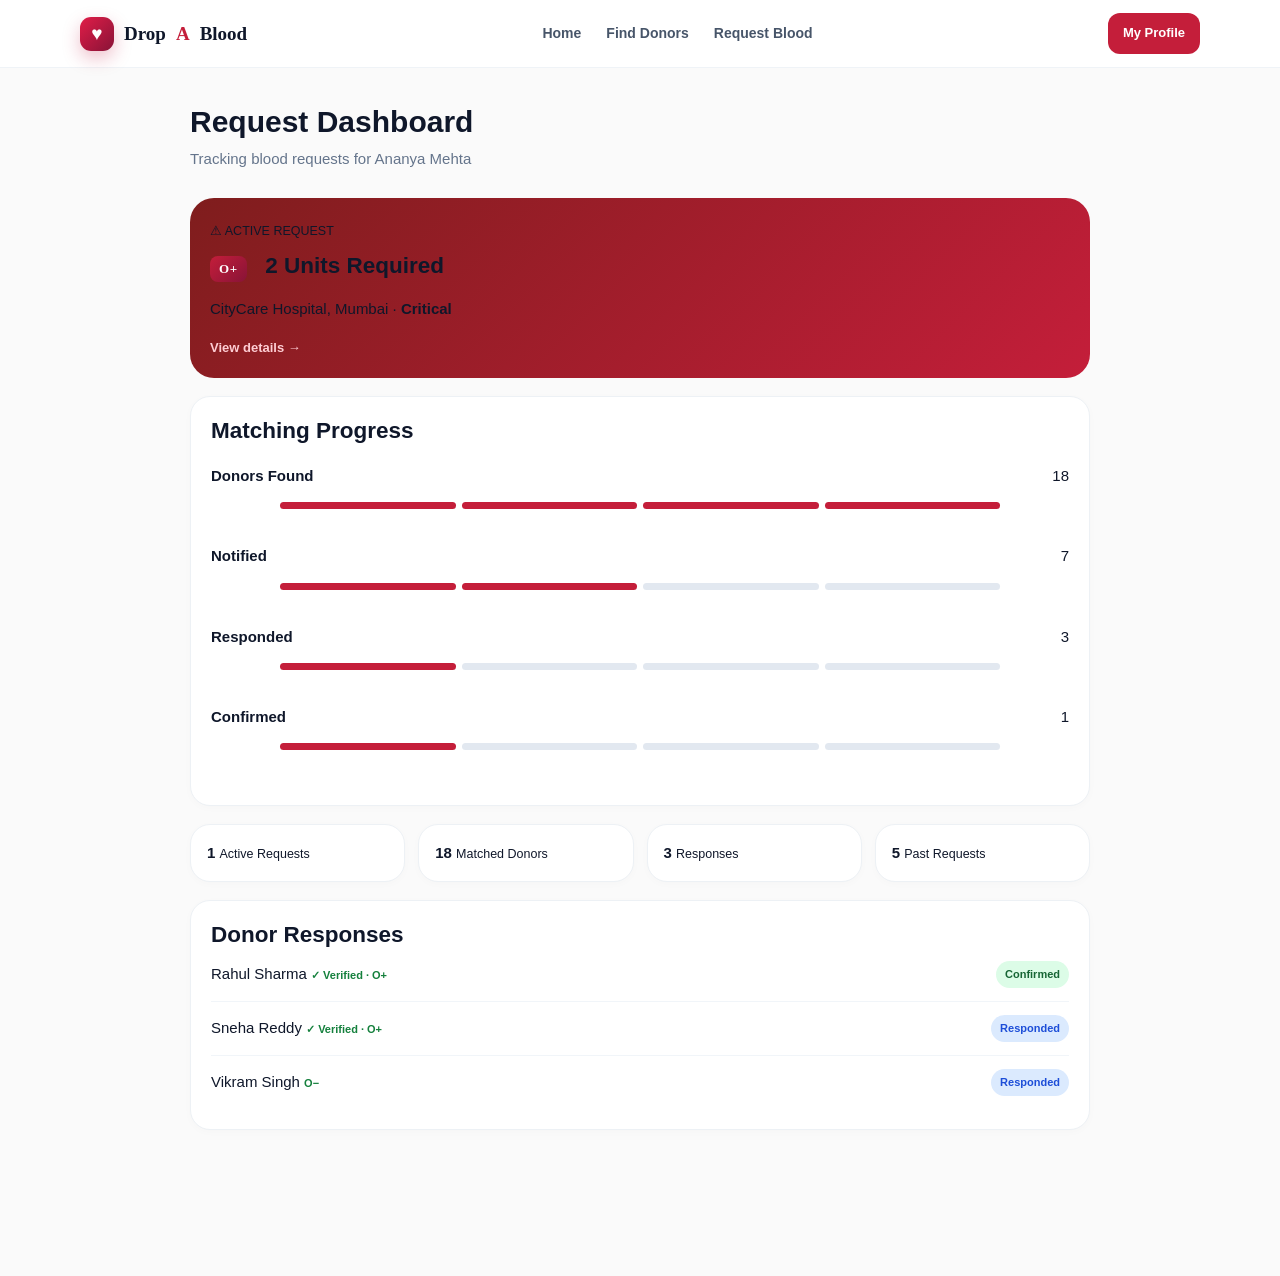
<file: Blood(Community)/requester-dashboard.html>
<!doctype html>
<html lang="en">
  <head>
    <meta charset="utf-8">
    <meta name="viewport" content="width=device-width,initial-scale=1">
    <link rel="stylesheet" href="styles.css">
    <title>
      Request Dashboard — DropABlood
    </title>
  </head>
  <body class="bottom-space">
    <header class="topbar">
      <nav class="container nav">
        <a class="logo" href="index.html">
          <b class="logo-mark">
          </b>
          Drop
          <span class="red">
            A
          </span>
          Blood
        </a>
        <div class="nav-links">
          <a href="index.html">
            Home
          </a>
          <a href="search.html">
            Find Donors
          </a>
          <a href="request.html">
            Request Blood
          </a>
        </div>
        <a class="nav-action" href="profile.html">
          My Profile
        </a>
      </nav>
    </header>
    <main class="page">
      <div class="container" style="max-width:900px">
        <div class="section-head">
          <div>
            <h1>
              Request Dashboard
            </h1>
            <p>
              Tracking blood requests for Ananya Mehta
            </p>
          </div>
        </div>
        <section class="emergency" style="text-align:left">
          <small>
            ⚠ ACTIVE REQUEST
          </small>
          <h2 style="margin:10px 0">
            <span class="blood">
              O+
            </span>
            &nbsp; 2 Units Required
          </h2>
          <p>
            CityCare Hospital, Mumbai ·
            <b>
              Critical
            </b>
          </p>
          <a href="emergency.html" class="text-link" style="color:#fecdd3">
            View details →
          </a>
        </section>
        <section class="card" style="margin-top:18px">
          <h2>
            Matching Progress
          </h2>
          <div style="margin-top:20px">
            <p>
              <b>
                Donors Found
              </b>
              <span style="float:right">
                18
              </span>
            </p>
            <div class="progress">
              <span class="active">
              </span>
              <span class="active">
              </span>
              <span class="active">
              </span>
              <span class="active">
              </span>
            </div>
            <p>
              <b>
                Notified
              </b>
              <span style="float:right">
                7
              </span>
            </p>
            <div class="progress">
              <span class="active">
              </span>
              <span class="active">
              </span>
              <span>
              </span>
              <span>
              </span>
            </div>
            <p>
              <b>
                Responded
              </b>
              <span style="float:right">
                3
              </span>
            </p>
            <div class="progress">
              <span class="active">
              </span>
              <span>
              </span>
              <span>
              </span>
              <span>
              </span>
            </div>
            <p>
              <b>
                Confirmed
              </b>
              <span style="float:right">
                1
              </span>
            </p>
            <div class="progress">
              <span class="active">
              </span>
              <span>
              </span>
              <span>
              </span>
              <span>
              </span>
            </div>
          </div>
        </section>
        <div class="dash-grid" style="margin:18px 0">
          <div class="card dash-stat">
            <strong>
              1
            </strong>
            <small>
              Active Requests
            </small>
          </div>
          <div class="card dash-stat">
            <strong>
              18
            </strong>
            <small>
              Matched Donors
            </small>
          </div>
          <div class="card dash-stat">
            <strong>
              3
            </strong>
            <small>
              Responses
            </small>
          </div>
          <div class="card dash-stat">
            <strong>
              5
            </strong>
            <small>
              Past Requests
            </small>
          </div>
        </div>
        <section class="card">
          <h2>
            Donor Responses
          </h2>
          <div class="settings-row">
            <span>
              Rahul Sharma
              <small class="verified">
                ✓ Verified · O+
              </small>
            </span>
            <span class="tag ok">
              Confirmed
            </span>
          </div>
          <div class="settings-row">
            <span>
              Sneha Reddy
              <small class="verified">
                ✓ Verified · O+
              </small>
            </span>
            <span class="tag" style="background:#dbeafe;color:#1d4ed8">
              Responded
            </span>
          </div>
          <div class="settings-row">
            <span>
              Vikram Singh
              <small class="verified">
                O−
              </small>
            </span>
            <span class="tag" style="background:#dbeafe;color:#1d4ed8">
              Responded
            </span>
          </div>
        </section>
      </div>
    </main>
    <nav class="mobile-nav">
      <a href="index.html">
        <i>
          ⌂
        </i>
        Home
      </a>
      <a href="request.html">
        <i>
          ♥
        </i>
        Request
      </a>
      <a href="search.html">
        <i>
          ⌕
        </i>
        Search
      </a>
      <a href="notifications.html">
        <i>
          ♧
        </i>
        Alerts
      </a>
      <a href="profile.html">
        <i>
          ♙
        </i>
        Profile
      </a>
    </nav>
  </body>
</html>
</file>
<file: Blood(Community)/styles.css>
/* Reset and shared design values */
:root {
  --red: #c41e3a;
  --red-dark: #8f172c;
  --ink: #0f172a;
  --muted: #64748b;
  --line: #e2e8f0;
  --paper: #fafafa;
  --green: #15803d;
  --radius: 20px
}
* {
  box-sizing: border-box
}
html {
  scroll-behavior: smooth
}
body {
  margin: 0;
  background: var(--paper);
  color: var(--ink);
  font: 15px/1.55 Inter,Arial,sans-serif
}
h1, h2, h3, h4 {
  font-family: "Plus Jakarta Sans",Arial,sans-serif;
  line-height: 1.2;
  margin: 0
}
a {
  text-decoration: none;
  color: inherit
}
button, input, select, textarea {
  font: inherit
}
button {
  cursor: pointer
}
.container {
  width: min(1120px,calc(100% - 32px));
  margin: auto
}
.page {
  padding: 104px 0 68px;
  min-height: 100vh
}
.eyebrow {
  display: inline-flex;
  gap: 8px;
  align-items: center;
  border-radius: 99px;
  background: #fee2e2;
  color: var(--red);
  font-size: 12px;
  font-weight: 800;
  padding: 7px 11px
}
.eyebrow.dark {
  background: #70172b99;
  color: #fecdd3;
  border: 1px solid #ef647b55
}
.dot {
  width: 8px;
  height: 8px;
  background: #f43f5e;
  border-radius: 50%;
  animation: pulse 1.6s infinite
}
.logo {
  display: flex;
  align-items: center;
  gap: 10px;
  font: 800 19px "Plus Jakarta Sans"
}
.logo-mark {
  width: 34px;
  height: 34px;
  border-radius: 11px;
  background: linear-gradient(135deg,#e11d48,#881337);
  display: grid;
  place-items: center;
  color: #fff;
  box-shadow: 0 7px 18px #be123c44
}
.logo-mark::before {
  content: "♥"
}
.red {
  color: var(--red)
}
/* Header and navigation */
.topbar {
  height: 68px;
  position: fixed;
  inset: 0 0 auto;
  z-index: 20;
  background: #fffffff0;
  backdrop-filter: blur(14px);
  border-bottom: 1px solid #e2e8f088
}
.nav {
  height: 100%;
  display: flex;
  align-items: center;
  justify-content: space-between;
  gap: 25px
}
.nav-links {
  display: flex;
  align-items: center;
  gap: 25px;
  color: #475569;
  font-size: 14px;
  font-weight: 600
}
.nav-links a:hover, .nav-links .active {
  color: var(--red)
}
.nav-action {
  background: var(--red);
  color: #fff;
  border-radius: 12px;
  padding: 10px 15px;
  font-size: 13px;
  font-weight: 800
}
.mobile-nav {
  display: none
}
/* Home page hero */
.hero {
  padding: 145px 0 92px;
  color: #fff;
  background: radial-gradient(circle at 85% 15%,#6d1a2d 0,transparent 25%),linear-gradient(135deg,#0f172a,#1e293b 55%,#351c20);
  overflow: hidden;
  position: relative
}
.hero::after {
  content: "";
  position: absolute;
  width: 370px;
  height: 370px;
  border: 35px solid #f43f5e18;
  border-radius: 50%;
  right: -130px;
  bottom: -180px
}
.hero-grid {
  display: grid;
  grid-template-columns: 1.2fr .8fr;
  align-items: center;
  gap: 45px;
  position: relative;
  z-index: 1
}
.hero h1 {
  font-size: clamp(38px,5vw,64px);
  letter-spacing: -2.5px;
  max-width: 720px;
  margin: 17px 0
}
.hero p {
  color: #cbd5e1;
  font-size: 17px;
  max-width: 580px
}
.hero-search {
  margin-top: 27px;
  display: flex;
  gap: 10px;
  max-width: 625px
}
.hero-search input {
  flex: 1;
  min-width: 0;
  border: 1px solid #ffffff33;
  background: #ffffff12;
  border-radius: 15px;
  color: #fff;
  padding: 14px 16px;
  outline: none
}
.hero-search input::placeholder {
  color: #cbd5e1
}
/* Reusable buttons */
.btn {
  border: 0;
  border-radius: 15px;
  padding: 13px 19px;
  display: inline-flex;
  align-items: center;
  justify-content: center;
  gap: 8px;
  font-weight: 800;
  transition: .2s
}
.btn:hover {
  transform: translateY(-2px);
  filter: brightness(1.05)
}
.btn-primary {
  color: #fff;
  background: var(--red)
}
.btn-light {
  color: var(--red-dark);
  background: #fff
}
.btn-outline {
  border: 1px solid currentColor;
  color: #475569;
  background: transparent
}
.btn-ghost {
  border: 1px solid #fff8;
  color: #fff;
  background: #ffffff0d
}
.hero-actions {
  display: flex;
  gap: 12px;
  margin-top: 16px
}
.network {
  height: 300px;
  position: relative
}
.network .core, .network .node {
  display: grid;
  place-items: center;
  border-radius: 50%;
  position: absolute
}
.network .core {
  inset: 88px auto auto 95px;
  width: 112px;
  height: 112px;
  background: linear-gradient(145deg,#e11d48,#9f1239);
  box-shadow: 0 0 0 18px #e11d4814;
  color: #fff;
  font-size: 45px;
  animation: float 3s ease-in-out infinite
}
.network .node {
  width: 62px;
  height: 62px;
  background: #fff;
  color: var(--red);
  box-shadow: 0 12px 35px #0004;
  font-size: 25px;
  animation: float 3s ease-in-out infinite
}
.network .node:nth-child(2) {
  top: 9px;
  left: 25px
}
.network .node:nth-child(3) {
  right: 20px;
  top: 48px;
  animation-delay: .7s
}
.network .node:nth-child(4) {
  bottom: 0;
  left: 42px;
  animation-delay: 1.2s
}
.network .line {
  position: absolute;
  height: 1px;
  background: linear-gradient(90deg,#fb7185aa,#fff2);
  transform-origin: left
}
.network .line:nth-child(5) {
  width: 112px;
  left: 67px;
  top: 82px;
  transform: rotate(41deg)
}
.network .line:nth-child(6) {
  width: 106px;
  left: 193px;
  top: 130px;
  transform: rotate(-17deg)
}
.network .line:nth-child(7) {
  width: 102px;
  left: 128px;
  top: 205px;
  transform: rotate(120deg)
}
/* Content sections, cards, and data displays */
.stats {
  padding: 30px 0;
  background: #fff;
  border-bottom: 1px solid #f1f5f9
}
.stat-grid {
  display: grid;
  grid-template-columns: repeat(4,1fr);
  gap: 20px
}
.stat {
  text-align: center
}
.stat-icon {
  margin: auto auto 8px;
  width: 40px;
  height: 40px;
  display: grid;
  place-items: center;
  border-radius: 13px;
  background: #fff1f2;
  color: var(--red)
}
.stat strong {
  display: block;
  font: 800 24px "Plus Jakarta Sans"
}
.stat small {
  color: var(--muted)
}
section.block {
  padding: 70px 0
}
.offwhite {
  background: #f8fafc
}
.section-head {
  display: flex;
  justify-content: space-between;
  align-items: end;
  margin-bottom: 28px
}
.section-head h2 {
  font-size: 28px
}
.section-head p {
  margin: 7px 0 0;
  color: var(--muted)
}
.text-link {
  color: var(--red);
  font-weight: 800;
  font-size: 13px
}
.card {
  background: #fff;
  border: 1px solid #edf1f5;
  border-radius: var(--radius);
  padding: 20px;
  box-shadow: 0 2px 8px #0f172a05
}
.card:hover {
  box-shadow: 0 14px 35px #c41e3a12;
  transform: translateY(-2px)
}
.request-grid, .donor-grid, .three-grid {
  display: grid;
  grid-template-columns: repeat(3,1fr);
  gap: 16px
}
.request-card.critical {
  background: #fff7f7;
  border-color: #fecaca
}
.request-top {
  display: flex;
  justify-content: space-between;
  gap: 12px
}
.blood {
  font: 800 13px "Plus Jakarta Sans";
  letter-spacing: .04em;
  color: #fff;
  background: linear-gradient(135deg,#c41e3a,#881337);
  border-radius: 8px;
  padding: 5px 9px;
  display: inline-block
}
.tag {
  font-weight: 800;
  font-size: 11px;
  border-radius: 99px;
  padding: 5px 9px;
  display: inline-block
}
.tag.critical {
  background: #dc2626;
  color: #fff
}
.tag.urgent {
  background: #f59e0b;
  color: #fff
}
.tag.ok {
  background: #dcfce7;
  color: #166534
}
.request-card h3 {
  font-size: 14px;
  margin: 9px 0 3px
}
.muted {
  color: var(--muted);
  font-size: 13px
}
.metadata {
  display: flex;
  flex-wrap: wrap;
  gap: 12px;
  color: #64748b;
  font-size: 12px;
  margin: 15px 0
}
.request-card .btn {
  width: 100%;
  padding: 10px;
  font-size: 13px
}
.steps {
  display: grid;
  grid-template-columns: repeat(4,1fr);
  gap: 24px
}
.step-num {
  width: 60px;
  height: 60px;
  display: grid;
  place-items: center;
  border-radius: 18px;
  background: linear-gradient(135deg,#c41e3a,#881337);
  color: #fff;
  font: 800 17px "Plus Jakarta Sans";
  margin-bottom: 16px
}
.step h3 {
  font-size: 16px;
  margin-bottom: 8px
}
.step p {
  font-size: 13px;
  color: var(--muted);
  margin: 0
}
.feature {
  display: flex;
  gap: 14px
}
.feature-icon {
  width: 42px;
  height: 42px;
  flex: 0 0 42px;
  display: grid;
  place-items: center;
  border-radius: 14px;
  background: #fff1f2;
  color: var(--red);
  font-size: 20px
}
.feature h3 {
  font-size: 15px;
  margin-bottom: 5px
}
.feature p {
  margin: 0;
  color: var(--muted);
  font-size: 13px
}
.avatar {
  width: 44px;
  height: 44px;
  object-fit: cover;
  border-radius: 50%;
  background: #e2e8f0
}
.person {
  display: flex;
  gap: 11px;
  align-items: center
}
.person small {
  display: block;
  color: var(--muted);
  font-size: 11px
}
.cta {
  background: linear-gradient(135deg,#b91c3b,#7f1d1d);
  color: #fff;
  text-align: center;
  padding: 70px 0
}
.cta h2 {
  font-size: 32px
}
.cta p {
  color: #fecdd3
}
/* Footer */
.footer {
  background: #0f172a;
  color: #fff;
  padding: 55px 0 25px
}
.footer-grid {
  display: grid;
  grid-template-columns: 1.6fr repeat(3,1fr);
  gap: 35px
}
.footer p, .footer a {
  font-size: 13px;
  color: #94a3b8
}
.footer h4 {
  font-size: 13px;
  margin-bottom: 12px
}
.footer ul {
  list-style: none;
  padding: 0;
  margin: 0
}
.footer li {
  margin: 7px 0
}
.footer-bottom {
  border-top: 1px solid #1e293b;
  margin-top: 32px;
  padding-top: 18px;
  color: #94a3b8;
  font-size: 12px
}
/* Forms, filters, and profile pages */
.title {
  text-align: center;
  margin-bottom: 28px
}
.title h1 {
  font-size: 34px;
  margin: 12px 0
}
.title p {
  color: var(--muted);
  margin: 0
}
.form-card {
  max-width: 770px;
  margin: auto
}
.form-section {
  padding: 20px 0;
  border-bottom: 1px solid #eef2f7
}
.form-section:last-child {
  border: 0
}
.form-section h3 {
  font-size: 16px;
  margin: 0 0 16px
}
.fields {
  display: grid;
  grid-template-columns: repeat(2,1fr);
  gap: 14px
}
.field.full {
  grid-column: 1/-1
}
.field label {
  display: block;
  font-size: 13px;
  font-weight: 700;
  margin-bottom: 6px
}
.field input, .field textarea, .field select {
  width: 100%;
  border: 1px solid #dce3eb;
  border-radius: 12px;
  padding: 12px;
  color: #334155;
  background: #fff;
  outline-color: #fda4af
}
.group-choice {
  display: grid;
  grid-template-columns: repeat(4,1fr);
  gap: 9px
}
.group-choice label, .urgency label {
  position: relative;
  text-align: center;
  border: 2px solid #e2e8f0;
  border-radius: 12px;
  padding: 11px;
  font-weight: 800;
  cursor: pointer
}
.group-choice input, .urgency input, .switch input {
  position: absolute;
  opacity: 0
}
.group-choice input:checked+span {
  color: #fff;
  background: var(--red);
  border-color: var(--red)
}
.group-choice span {
  position: absolute;
  inset: -2px;
  border: 2px solid transparent;
  border-radius: 12px;
  padding: 11px
}
.urgency {
  display: grid;
  gap: 10px
}
.urgency label {
  text-align: left;
  padding-left: 47px
}
.urgency label::before {
  content: "";
  width: 14px;
  height: 14px;
  border: 2px solid #cbd5e1;
  border-radius: 50%;
  position: absolute;
  left: 17px;
  top: 20px
}
.urgency input:checked~b {
  color: var(--red)
}
.urgency input:checked~b::before {
  content: "";
  position: absolute;
  width: 8px;
  height: 8px;
  left: 22px;
  top: 25px;
  background: var(--red);
  border-radius: 50%
}
.form-actions {
  display: flex;
  justify-content: space-between;
  gap: 12px;
  padding-top: 22px
}
.notice {
  display: flex;
  gap: 10px;
  background: #fff1f2;
  color: #9f1239;
  border: 1px solid #fecdd3;
  padding: 13px;
  border-radius: 13px;
  font-size: 13px
}
.progress {
  display: flex;
  align-items: center;
  gap: 6px;
  max-width: 720px;
  margin: 0 auto 35px
}
.progress span {
  height: 7px;
  flex: 1;
  border-radius: 99px;
  background: #e2e8f0
}
.progress span.active {
  background: var(--red)
}
.filter-row {
  display: flex;
  gap: 10px;
  align-items: center;
  margin-bottom: 14px
}
.searchbox {
  background: #fff;
  border: 1px solid var(--line);
  padding: 13px 15px;
  border-radius: 15px;
  flex: 1
}
.chips {
  display: flex;
  gap: 8px;
  overflow: auto;
  padding-bottom: 7px;
  margin-bottom: 18px
}
.chip {
  white-space: nowrap;
  border: 1px solid var(--line);
  padding: 7px 12px;
  border-radius: 99px;
  background: #fff;
  font-size: 13px;
  font-weight: 700
}
.chip.active {
  background: var(--red);
  border-color: var(--red);
  color: #fff
}
.donor-card {
  display: grid;
  gap: 15px
}
.donor-head {
  display: flex;
  gap: 12px
}
.donor-head .avatar {
  width: 54px;
  height: 54px
}
.donor-name {
  display: flex;
  justify-content: space-between;
  gap: 8px;
  align-items: start;
  flex: 1
}
.verified {
  font-size: 11px;
  color: var(--green);
  font-weight: 800
}
.status {
  font-size: 11px;
  background: #dcfce7;
  color: #166534;
  border-radius: 99px;
  padding: 5px 8px;
  font-weight: 800
}
.split {
  display: grid;
  grid-template-columns: 1.45fr .8fr;
  gap: 20px
}
.map {
  position: relative;
  min-height: 360px;
  border-radius: var(--radius);
  overflow: hidden;
  background: linear-gradient(135deg,#dbeafe,#f8fafc 45%,#d1fae5)
}
.map::before {
  content: "";
  position: absolute;
  inset: 0;
  background: repeating-linear-gradient(25deg,transparent 0 50px,#fff9 52px 55px),repeating-linear-gradient(115deg,transparent 0 70px,#fff8 72px 74px)
}
.marker {
  position: absolute;
  width: 34px;
  height: 34px;
  border-radius: 50% 50% 50% 0;
  background: var(--red);
  color: #fff;
  display: grid;
  place-items: center;
  transform: rotate(-45deg);
  box-shadow: 0 5px 16px #88133766;
  animation: bob 2s infinite
}
.marker span {
  transform: rotate(45deg)
}
.marker.one {
  left: 28%;
  top: 28%
}
.marker.two {
  right: 22%;
  top: 40%;
  animation-delay: .5s
}
.marker.three {
  left: 47%;
  bottom: 20%;
  animation-delay: 1s
}
/* Emergency and dashboard pages */
.dark-page {
  background: #0f172a;
  color: #fff
}
.dark-page .page {
  background: radial-gradient(circle at 50% 0,#3d2028,#0f172a 50%)
}
.emergency {
  background: linear-gradient(135deg,#7f1d1d,#c41e3a);
  border-radius: 24px;
  padding: 20px;
  text-align: center
}
.dark-card {
  background: #1e293b;
  border: 1px solid #334155;
  border-radius: var(--radius);
  padding: 22px
}
.detail-grid {
  display: grid;
  grid-template-columns: repeat(2,1fr);
  gap: 17px
}
.detail-grid small {
  color: #94a3b8;
  display: block;
  margin-bottom: 4px
}
.countdown {
  font: 800 clamp(34px,6vw,52px) "Plus Jakarta Sans";
  letter-spacing: 3px;
  color: #fda4af
}
.modal {
  display: none
}
.modal:target {
  display: grid;
  position: fixed;
  inset: 0;
  z-index: 30;
  place-items: center;
  background: #000b;
  padding: 16px
}
.modal .card {
  max-width: 390px;
  text-align: center
}
.dash-grid {
  display: grid;
  grid-template-columns: repeat(4,1fr);
  gap: 13px
}
.dash-stat {
  padding: 16px
}
.quick {
  display: grid;
  grid-template-columns: repeat(4,1fr);
  gap: 12px
}
.quick a {
  text-align: center;
  font-size: 12px;
  font-weight: 700
}
.quick i {
  display: grid;
  place-items: center;
  background: #fff1f2;
  color: var(--red);
  border-radius: 13px;
  width: 42px;
  height: 42px;
  margin: auto auto 7px;
  font-style: normal
}
.switch {
  width: 52px;
  height: 27px;
  background: #22c55e;
  border-radius: 99px;
  display: block;
  position: relative
}
.switch::after {
  content: "";
  width: 21px;
  height: 21px;
  background: #fff;
  border-radius: 50%;
  position: absolute;
  right: 3px;
  top: 3px;
  box-shadow: 0 1px 4px #0003
}
.settings-row {
  display: flex;
  justify-content: space-between;
  align-items: center;
  padding: 13px 0;
  border-bottom: 1px solid #f1f5f9
}
.settings-row:last-child {
  border: 0
}
.timeline {
  border-left: 2px solid #fecdd3;
  padding-left: 22px
}
.timeline div {
  position: relative;
  padding-bottom: 20px;
  font-size: 13px
}
.timeline div::before {
  content: "";
  position: absolute;
  width: 10px;
  height: 10px;
  background: var(--red);
  border-radius: 50%;
  left: -28px;
  top: 4px
}
.connection {
  display: flex;
  align-items: center;
  justify-content: center;
  gap: 10px;
  flex-wrap: wrap
}
.connection div {
  width: 104px;
  height: 104px;
  display: grid;
  place-items: center;
  text-align: center;
  border: 2px solid #fecaca;
  border-radius: 22px;
  background: #fff7f7;
  font-size: 13px;
  font-weight: 800
}
.arrow {
  color: #f43f5e;
  font-size: 25px
}
.success {
  text-align: center;
  max-width: 500px;
  margin: 50px auto
}
.success-icon {
  width: 84px;
  height: 84px;
  border-radius: 50%;
  background: #dcfce7;
  color: #16a34a;
  display: grid;
  place-items: center;
  margin: 0 auto 20px;
  font-size: 44px;
  animation: pop .5s ease-out
}
/* The mobile navigation needs room at the bottom of each page. */
.bottom-space {
  padding-bottom: 78px
}
/* Small, decorative animations */
@keyframes pulse {
  50% {
    transform: scale(1.35);
    opacity: .5
  }
}
@keyframes float {
  50% {
    transform: translateY(-10px)
  }
}
@keyframes bob {
  50% {
    margin-top: -10px
  }
}
@keyframes pop {
  0% {
    transform: scale(0)
  }
  80% {
    transform: scale(1.1)
  }
  100% {
    transform: scale(1)
  }
}
/* Responsive layout */
@media(max-width:800px) {
  .nav-links {
    display: none
  }
  .mobile-nav {
    display: flex;
    position: fixed;
    z-index: 20;
    bottom: 0;
    inset-inline: 0;
    background: #fffe;
    border-top: 1px solid var(--line);
    height: 62px;
    justify-content: space-around;
    align-items: center;
    font-size: 10px;
    font-weight: 700;
    color: #64748b;
    backdrop-filter: blur(12px)
  }
  .mobile-nav a {
    text-align: center
  }
  .mobile-nav i {
    display: block;
    font-style: normal;
    font-size: 18px
  }
  .nav .nav-action {
    padding: 9px 12px
  }
  .hero {
    padding-top: 116px
  }
  .hero-grid, .split {
    grid-template-columns: 1fr
  }
  .network {
    display: none
  }
  .request-grid, .donor-grid, .three-grid {
    grid-template-columns: repeat(2,1fr)
  }
  .steps {
    grid-template-columns: repeat(2,1fr)
  }
  .footer-grid {
    grid-template-columns: repeat(2,1fr)
  }
  .stat-grid {
    gap: 14px
  }
  .dash-grid, .quick {
    grid-template-columns: repeat(2,1fr)
  }
  .bottom-space {
    padding-bottom: 88px
  }
}
@media(max-width:520px) {
  .page {
    padding-top: 92px
  }
  .hero h1 {
    font-size: 40px
  }
  .hero-search, .hero-actions {
    flex-direction: column
  }
  .request-grid, .donor-grid, .three-grid, .fields {
    grid-template-columns: 1fr
  }
  .group-choice {
    grid-template-columns: repeat(4,1fr)
  }
  .stat-grid {
    grid-template-columns: repeat(2,1fr)
  }
  .steps {
    grid-template-columns: 1fr
  }
  .section-head {
    align-items: start;
    gap: 12px
  }
  .section-head h2 {
    font-size: 23px
  }
  .footer-grid {
    grid-template-columns: 1fr 1fr
  }
  .detail-grid {
    grid-template-columns: 1fr
  }
  .filter-row {
    flex-wrap: wrap
  }
  .filter-row .searchbox {
    flex-basis: 100%
  }
  .title h1 {
    font-size: 28px
  }
  .cta h2 {
    font-size: 27px
  }
}
</file>
